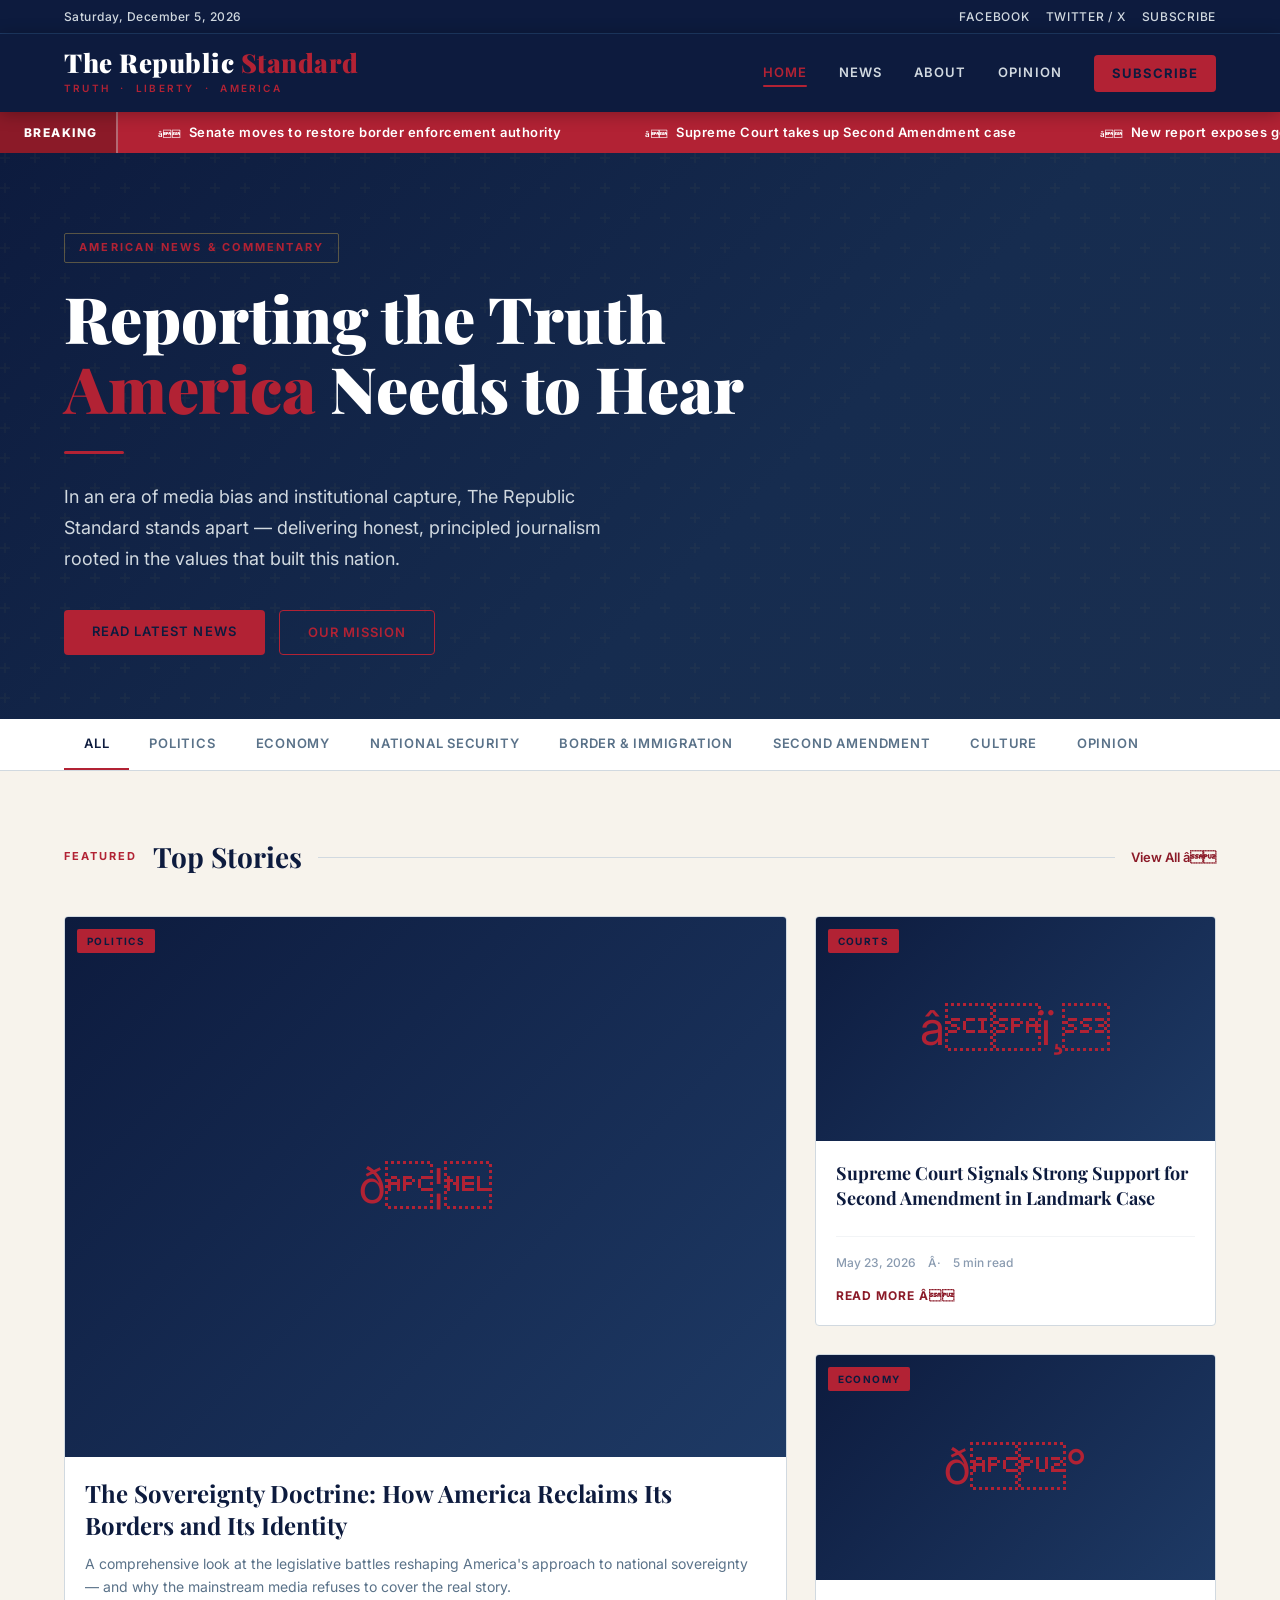
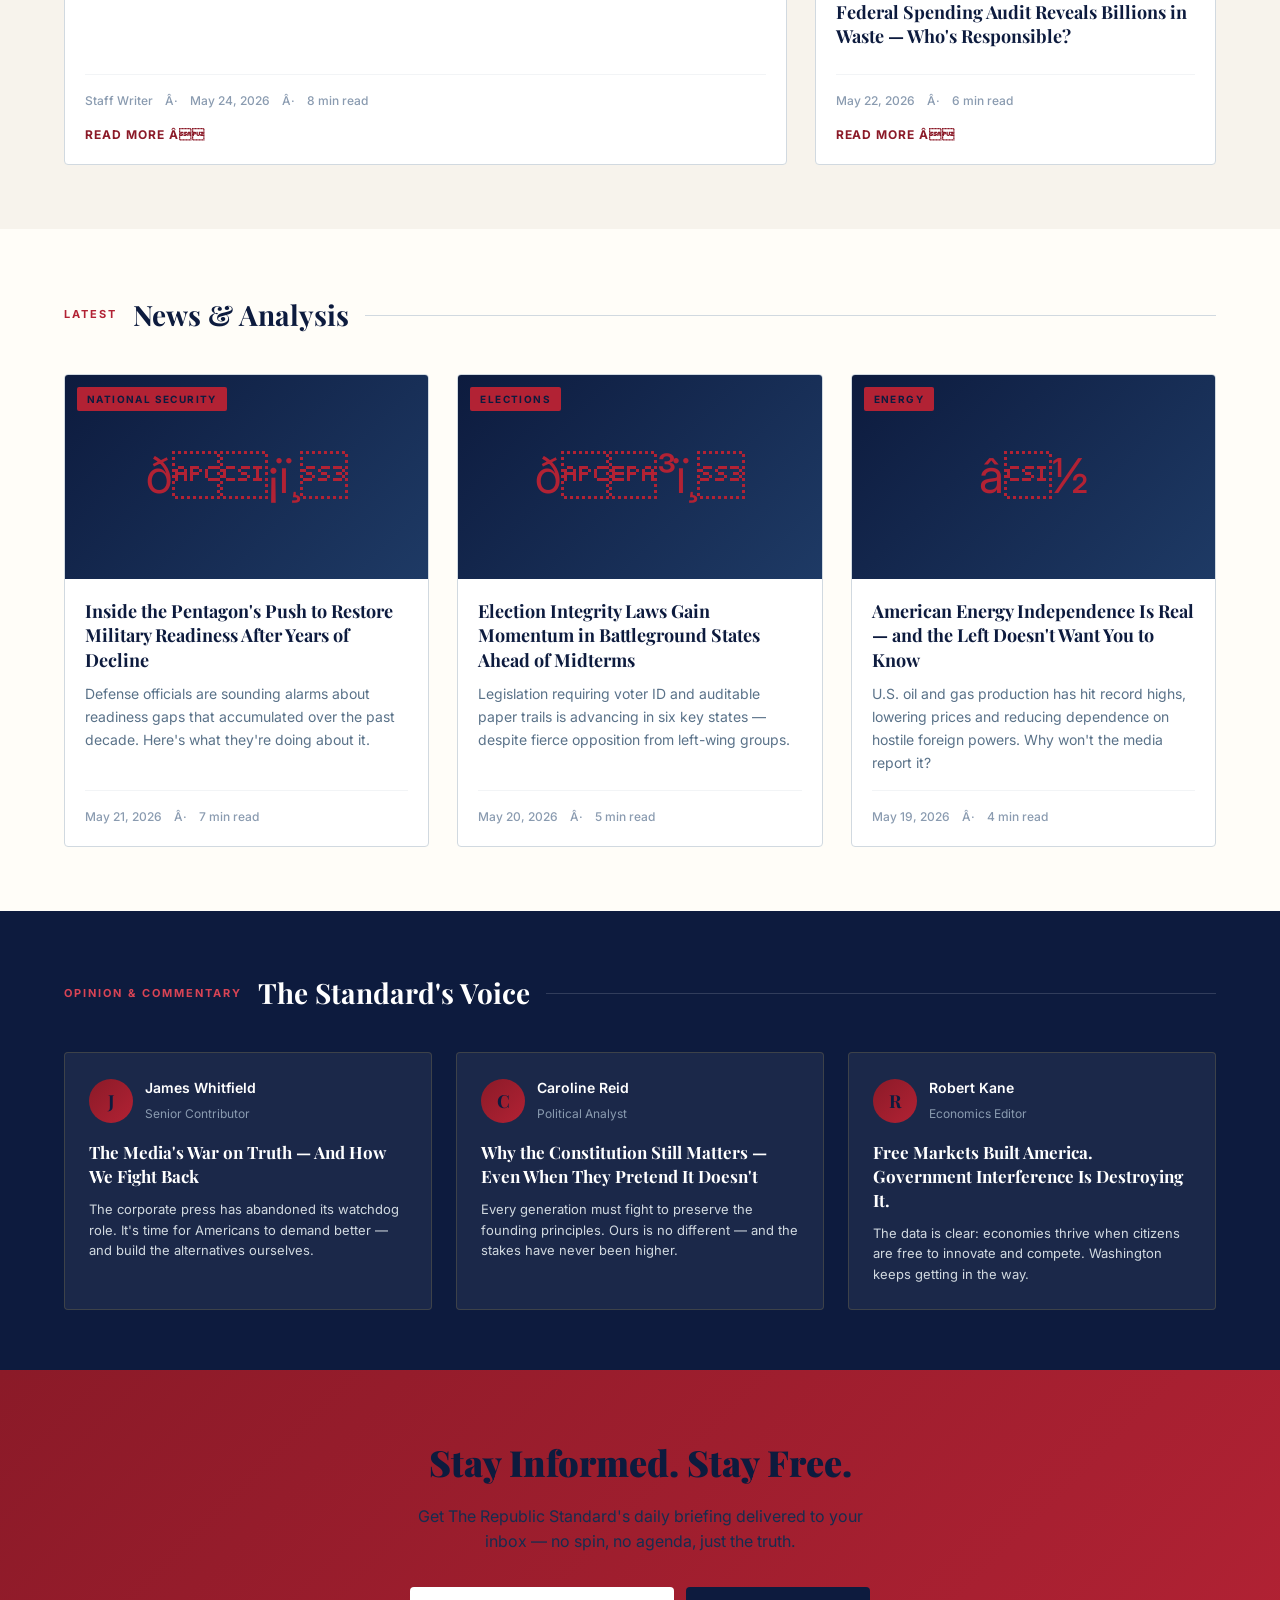
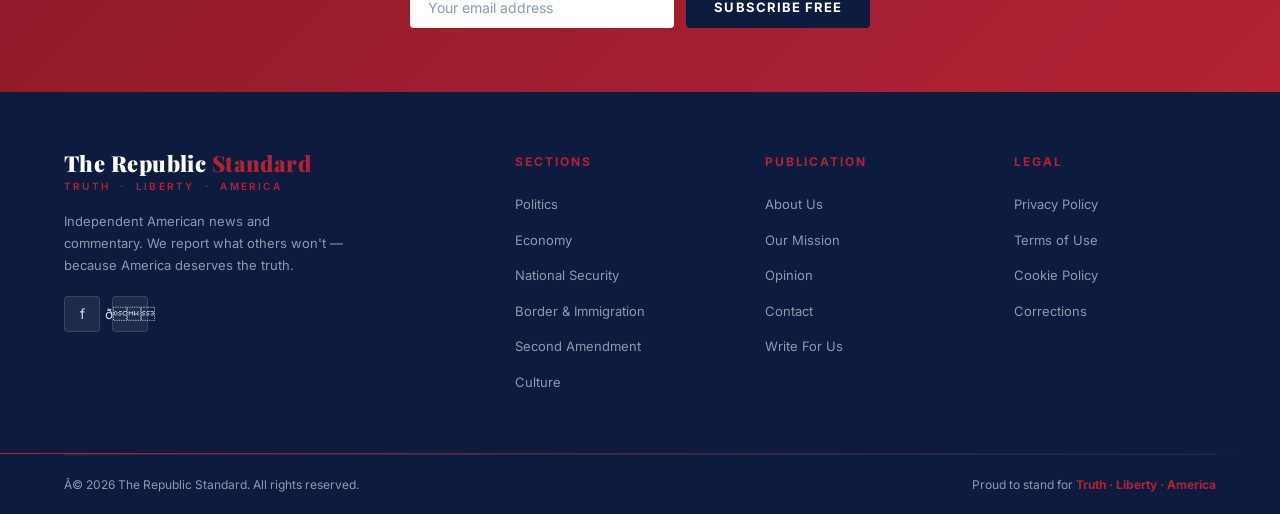
<file: index.html>
<!DOCTYPE html>
<html lang="en">
<head>
  <meta charset="UTF-8" />
  <meta name="viewport" content="width=device-width, initial-scale=1.0" />
  <title>The Republic Standard &mdash; Truth. Liberty. America.</title>
  <meta name="description" content="The Republic Standard delivers bold, unapologetic American news and commentary. Reporting the truth America needs to hear." />
  <meta property="og:title" content="The Republic Standard" />
  <meta property="og:description" content="Truth. Liberty. America." />
  <meta property="og:type" content="website" />
  <link rel="stylesheet" href="style.css" />
  <link rel="icon" href="data:image/svg+xml,<svg xmlns='http://www.w3.org/2000/svg' viewBox='0 0 100 100'><text y='.9em' font-size='90'>ð¦</text></svg>" />
</head>
<body>

  <!-- TOP BAR -->
  <div class="top-bar">
    <div class="container">
      <span class="top-bar-date" id="topDate"></span>
      <div class="top-bar-social">
        <a href="https://www.facebook.com/TheRepublicStandard" target="_blank" rel="noopener">Facebook</a>
        <a href="https://twitter.com/RepublicStd" target="_blank" rel="noopener">Twitter / X</a>
        <a href="blog.html">Subscribe</a>
      </div>
    </div>
  </div>

  <!-- HEADER -->
  <header>
    <div class="header-inner">
      <a href="index.html" class="logo">
        <span class="logo-name">The Republic <span>Standard</span></span>
        <span class="logo-tagline">Truth &nbsp;&middot;&nbsp; Liberty &nbsp;&middot;&nbsp; America</span>
      </a>
      <div class="hamburger" id="hamburger">
        <span></span><span></span><span></span>
      </div>
      <nav id="mainNav">
        <a href="index.html" class="active">Home</a>
        <a href="blog.html">News</a>
        <a href="about.html">About</a>
        <a href="blog.html#opinion">Opinion</a>
        <a href="blog.html" class="nav-cta">Subscribe</a>
      </nav>
    </div>
  </header>

  <!-- BREAKING TICKER -->
  <div class="ticker">
    <span class="ticker-label">Breaking</span>
    <div class="ticker-wrap">
      <div class="ticker-track" id="tickerTrack">
        <span>Senate moves to restore border enforcement authority</span>
        <span>Supreme Court takes up Second Amendment case</span>
        <span>New report exposes government spending waste</span>
        <span>Energy independence: U.S. production hits record high</span>
        <span>Election integrity legislation advances in key states</span>
        <span>Senate moves to restore border enforcement authority</span>
        <span>Supreme Court takes up Second Amendment case</span>
        <span>New report exposes government spending waste</span>
        <span>Energy independence: U.S. production hits record high</span>
        <span>Election integrity legislation advances in key states</span>
      </div>
    </div>
  </div>

  <!-- HERO -->
  <section class="hero">
    <div class="container">
      <span class="hero-eyebrow">American News &amp; Commentary</span>
      <h1>Reporting the Truth <em>America</em> Needs to Hear</h1>
      <div class="hero-divider"></div>
      <p class="hero-sub">
        In an era of media bias and institutional capture, The Republic Standard stands apart &mdash;
        delivering honest, principled journalism rooted in the values that built this nation.
      </p>
      <div class="hero-actions">
        <a href="blog.html" class="btn btn-primary">Read Latest News</a>
        <a href="about.html" class="btn btn-outline">Our Mission</a>
      </div>
    </div>
  </section>

  <!-- CATEGORY TABS -->
  <div class="cat-tabs">
    <div class="cat-tabs-inner">
      <div class="cat-tab active">All</div>
      <div class="cat-tab">Politics</div>
      <div class="cat-tab">Economy</div>
      <div class="cat-tab">National Security</div>
      <div class="cat-tab">Border & Immigration</div>
      <div class="cat-tab">Second Amendment</div>
      <div class="cat-tab">Culture</div>
      <div class="cat-tab">Opinion</div>
    </div>
  </div>

  <!-- FEATURED ARTICLES -->
  <section class="section" style="background:var(--parchment)">
    <div class="container">
      <div class="section-header">
        <span class="section-label">Featured</span>
        <h2>Top Stories</h2>
        <div class="section-header-line"></div>
        <a href="blog.html" style="font-size:13px;font-weight:600;color:var(--gold-dark);white-space:nowrap;">View All â</a>
      </div>

      <div class="articles-grid featured-grid">
        <!-- Main Feature -->
        <div class="article-card featured-main">
          <div class="article-img tall">
            <div class="article-img-placeholder">ð¦</div>
            <span class="article-cat">Politics</span>
          </div>
          <div class="article-body">
            <h3 class="large">The Sovereignty Doctrine: How America Reclaims Its Borders and Its Identity</h3>
            <p>A comprehensive look at the legislative battles reshaping America's approach to national sovereignty &mdash; and why the mainstream media refuses to cover the real story.</p>
            <div class="article-meta">
              <span>Staff Writer</span>
              <span class="dot"></span>
              <span>May 24, 2026</span>
              <span class="dot"></span>
              <span>8 min read</span>
            </div>
            <a href="blog.html" class="read-more">Read More â</a>
          </div>
        </div>

        <!-- Side Stories -->
        <div class="article-card">
          <div class="article-img">
            <div class="article-img-placeholder">âï¸</div>
            <span class="article-cat">Courts</span>
          </div>
          <div class="article-body">
            <h3>Supreme Court Signals Strong Support for Second Amendment in Landmark Case</h3>
            <div class="article-meta">
              <span>May 23, 2026</span>
              <span class="dot"></span>
              <span>5 min read</span>
            </div>
            <a href="blog.html" class="read-more">Read More â</a>
          </div>
        </div>

        <div class="article-card">
          <div class="article-img">
            <div class="article-img-placeholder">ð°</div>
            <span class="article-cat">Economy</span>
          </div>
          <div class="article-body">
            <h3>Federal Spending Audit Reveals Billions in Waste &mdash; Who's Responsible?</h3>
            <div class="article-meta">
              <span>May 22, 2026</span>
              <span class="dot"></span>
              <span>6 min read</span>
            </div>
            <a href="blog.html" class="read-more">Read More â</a>
          </div>
        </div>
      </div>
    </div>
  </section>

  <!-- LATEST NEWS GRID -->
  <section class="section">
    <div class="container">
      <div class="section-header">
        <span class="section-label">Latest</span>
        <h2>News &amp; Analysis</h2>
        <div class="section-header-line"></div>
      </div>
      <div class="articles-grid">
        <div class="article-card">
          <div class="article-img">
            <div class="article-img-placeholder">ð¡ï¸</div>
            <span class="article-cat">National Security</span>
          </div>
          <div class="article-body">
            <h3>Inside the Pentagon's Push to Restore Military Readiness After Years of Decline</h3>
            <p>Defense officials are sounding alarms about readiness gaps that accumulated over the past decade. Here's what they're doing about it.</p>
            <div class="article-meta">
              <span>May 21, 2026</span>
              <span class="dot"></span>
              <span>7 min read</span>
            </div>
          </div>
        </div>
        <div class="article-card">
          <div class="article-img">
            <div class="article-img-placeholder">ð³ï¸</div>
            <span class="article-cat">Elections</span>
          </div>
          <div class="article-body">
            <h3>Election Integrity Laws Gain Momentum in Battleground States Ahead of Midterms</h3>
            <p>Legislation requiring voter ID and auditable paper trails is advancing in six key states &mdash; despite fierce opposition from left-wing groups.</p>
            <div class="article-meta">
              <span>May 20, 2026</span>
              <span class="dot"></span>
              <span>5 min read</span>
            </div>
          </div>
        </div>
        <div class="article-card">
          <div class="article-img">
            <div class="article-img-placeholder">â½</div>
            <span class="article-cat">Energy</span>
          </div>
          <div class="article-body">
            <h3>American Energy Independence Is Real &mdash; and the Left Doesn't Want You to Know</h3>
            <p>U.S. oil and gas production has hit record highs, lowering prices and reducing dependence on hostile foreign powers. Why won't the media report it?</p>
            <div class="article-meta">
              <span>May 19, 2026</span>
              <span class="dot"></span>
              <span>4 min read</span>
            </div>
          </div>
        </div>
      </div>
    </div>
  </section>

  <!-- OPINION STRIP -->
  <section class="opinion-strip" id="opinion">
    <div class="container">
      <div class="section-header">
        <span class="section-label">Opinion &amp; Commentary</span>
        <h2>The Standard's Voice</h2>
        <div class="section-header-line"></div>
      </div>
      <div class="opinion-grid">
        <div class="opinion-card">
          <div class="opinion-author">
            <div class="author-avatar">J</div>
            <div class="author-info">
              <strong>James Whitfield</strong>
              <span>Senior Contributor</span>
            </div>
          </div>
          <h4>The Media's War on Truth &mdash; And How We Fight Back</h4>
          <p>The corporate press has abandoned its watchdog role. It's time for Americans to demand better &mdash; and build the alternatives ourselves.</p>
        </div>
        <div class="opinion-card">
          <div class="opinion-author">
            <div class="author-avatar">C</div>
            <div class="author-info">
              <strong>Caroline Reid</strong>
              <span>Political Analyst</span>
            </div>
          </div>
          <h4>Why the Constitution Still Matters &mdash; Even When They Pretend It Doesn't</h4>
          <p>Every generation must fight to preserve the founding principles. Ours is no different &mdash; and the stakes have never been higher.</p>
        </div>
        <div class="opinion-card">
          <div class="opinion-author">
            <div class="author-avatar">R</div>
            <div class="author-info">
              <strong>Robert Kane</strong>
              <span>Economics Editor</span>
            </div>
          </div>
          <h4>Free Markets Built America. Government Interference Is Destroying It.</h4>
          <p>The data is clear: economies thrive when citizens are free to innovate and compete. Washington keeps getting in the way.</p>
        </div>
      </div>
    </div>
  </section>

  <!-- NEWSLETTER -->
  <section class="newsletter">
    <div class="container">
      <h2>Stay Informed. Stay Free.</h2>
      <p>Get The Republic Standard's daily briefing delivered to your inbox &mdash; no spin, no agenda, just the truth.</p>
      <form class="newsletter-form" onsubmit="handleSubscribe(event)">
        <input type="email" placeholder="Your email address" required />
        <button type="submit">Subscribe Free</button>
      </form>
    </div>
  </section>

  <!-- FOOTER -->
  <footer>
    <div class="container">
      <div class="footer-grid">
        <div class="footer-brand">
          <a href="index.html" class="logo">
            <span class="logo-name">The Republic <span>Standard</span></span>
            <span class="logo-tagline">Truth &nbsp;&middot;&nbsp; Liberty &nbsp;&middot;&nbsp; America</span>
          </a>
          <p>Independent American news and commentary. We report what others won't &mdash; because America deserves the truth.</p>
          <div class="footer-social">
            <a href="https://www.facebook.com/TheRepublicStandard" target="_blank" rel="noopener" title="Facebook">f</a>
            <a href="https://twitter.com/RepublicStd" target="_blank" rel="noopener" title="Twitter/X">ð</a>
          </div>
        </div>
        <div class="footer-col">
          <h4>Sections</h4>
          <ul>
            <li><a href="blog.html">Politics</a></li>
            <li><a href="blog.html">Economy</a></li>
            <li><a href="blog.html">National Security</a></li>
            <li><a href="blog.html">Border &amp; Immigration</a></li>
            <li><a href="blog.html">Second Amendment</a></li>
            <li><a href="blog.html">Culture</a></li>
          </ul>
        </div>
        <div class="footer-col">
          <h4>Publication</h4>
          <ul>
            <li><a href="about.html">About Us</a></li>
            <li><a href="about.html#mission">Our Mission</a></li>
            <li><a href="blog.html#opinion">Opinion</a></li>
            <li><a href="about.html#contact">Contact</a></li>
            <li><a href="about.html#contact">Write For Us</a></li>
          </ul>
        </div>
        <div class="footer-col">
          <h4>Legal</h4>
          <ul>
            <li><a href="#">Privacy Policy</a></li>
            <li><a href="#">Terms of Use</a></li>
            <li><a href="#">Cookie Policy</a></li>
            <li><a href="#">Corrections</a></li>
          </ul>
        </div>
      </div>
    </div>
    <div class="divider"></div>
    <div class="container">
      <div class="footer-bottom">
        <span>Â© <span id="year"></span> The Republic Standard. All rights reserved.</span>
        <span>Proud to stand for <strong style="color:var(--gold)">Truth &middot; Liberty &middot; America</strong></span>
      </div>
    </div>
  </footer>

  <script>
    // Date
    const d = new Date();
    document.getElementById('topDate').textContent = d.toLocaleDateString('en-US', { weekday:'long', year:'numeric', month:'long', day:'numeric' });
    document.getElementById('year').textContent = d.getFullYear();

    // Hamburger
    document.getElementById('hamburger').addEventListener('click', () => {
      document.getElementById('mainNav').classList.toggle('open');
    });

    // Subscribe
    function handleSubscribe(e) {
      e.preventDefault();
      const btn = e.target.querySelector('button');
      btn.textContent = 'â Subscribed!';
      btn.style.background = '#162C4F';
      setTimeout(() => { btn.textContent = 'Subscribe Free'; btn.style.background = ''; }, 3000);
    }
  </script>
</body>
</html>
</file>
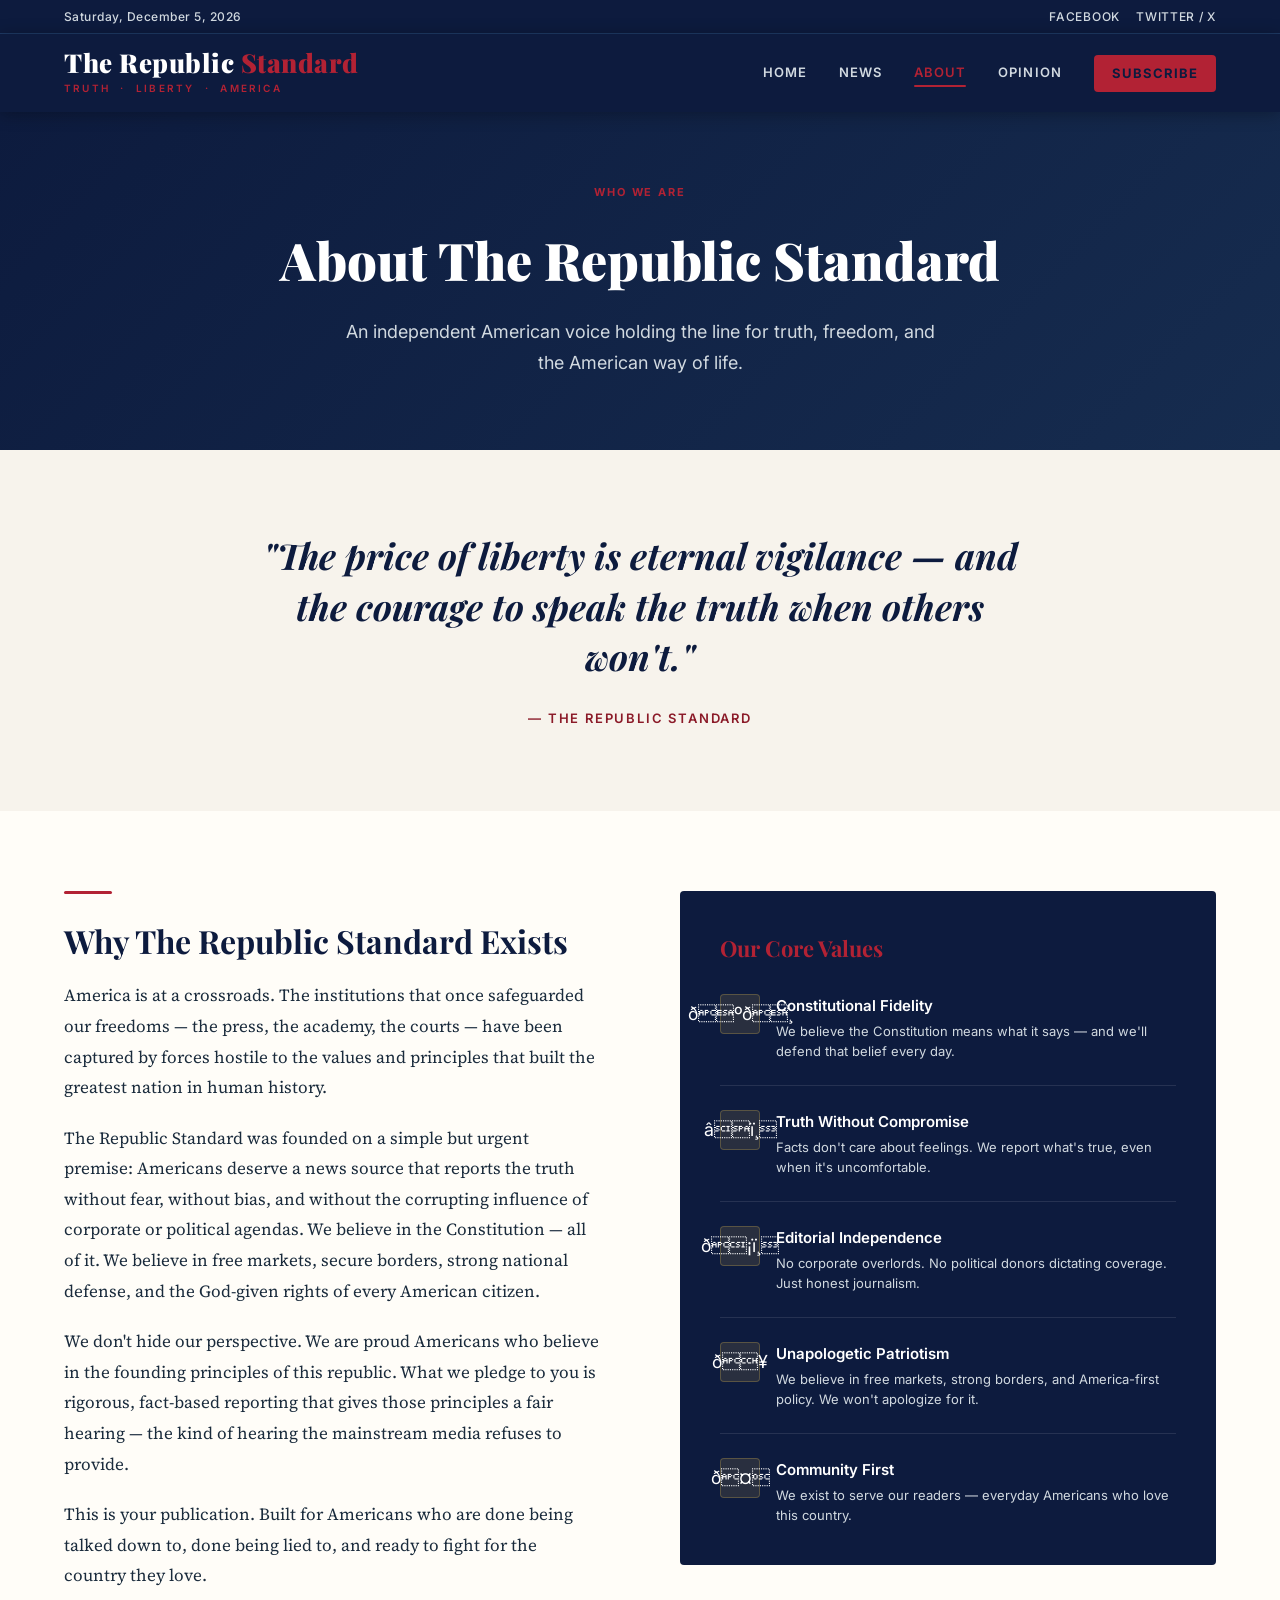
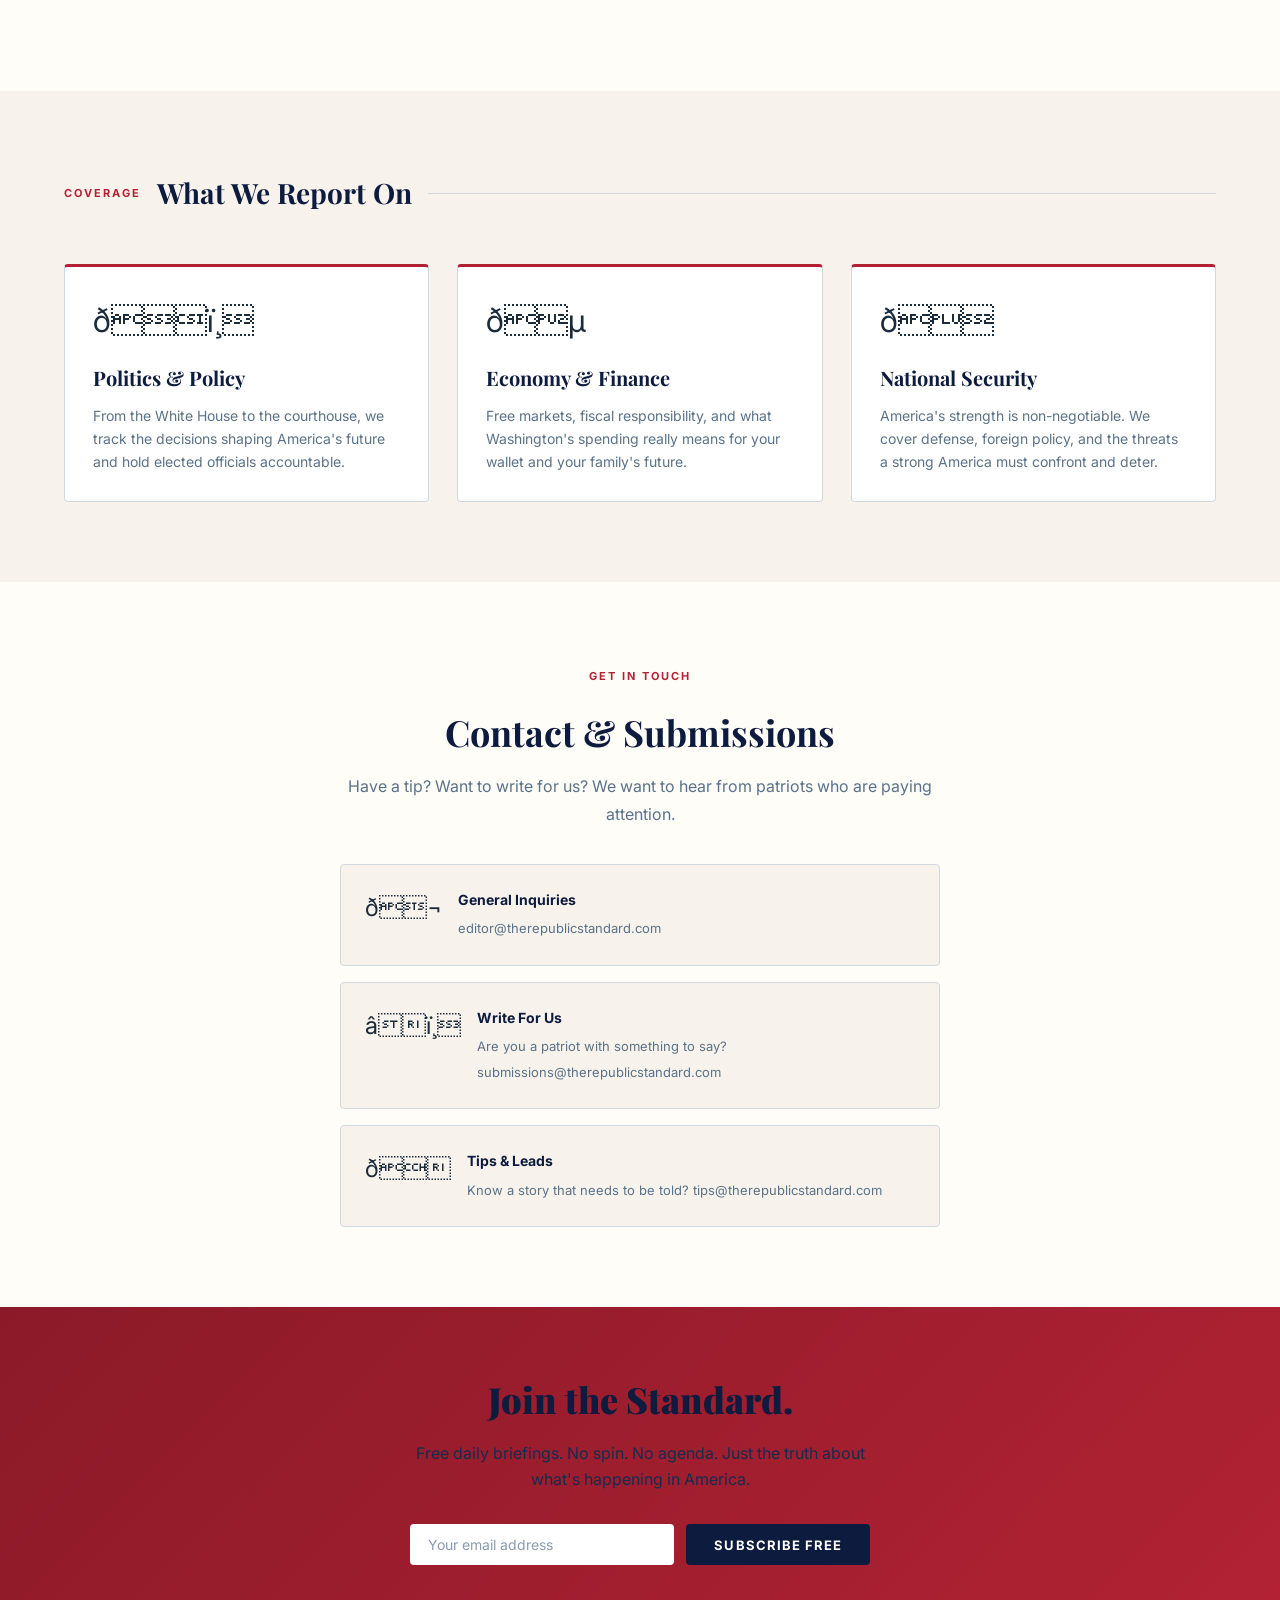
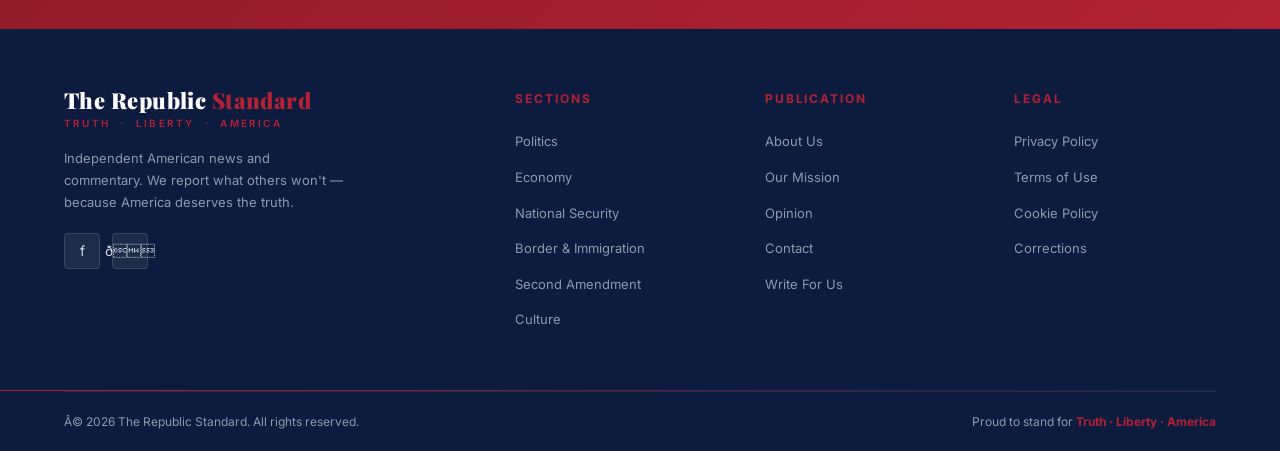
<file: about.html>
<!DOCTYPE html>
<html lang="en">
<head>
  <meta charset="UTF-8" />
  <meta name="viewport" content="width=device-width, initial-scale=1.0" />
  <title>About &mdash; The Republic Standard</title>
  <meta name="description" content="The Republic Standard is an independent American news publication dedicated to truth, liberty, and America." />
  <link rel="stylesheet" href="style.css" />
  <link rel="icon" href="data:image/svg+xml,<svg xmlns='http://www.w3.org/2000/svg' viewBox='0 0 100 100'><text y='.9em' font-size='90'>ð¦</text></svg>" />
</head>
<body>

  <!-- TOP BAR -->
  <div class="top-bar">
    <div class="container">
      <span class="top-bar-date" id="topDate"></span>
      <div class="top-bar-social">
        <a href="https://www.facebook.com/TheRepublicStandard" target="_blank" rel="noopener">Facebook</a>
        <a href="https://twitter.com/RepublicStd" target="_blank" rel="noopener">Twitter / X</a>
      </div>
    </div>
  </div>

  <!-- HEADER -->
  <header>
    <div class="header-inner">
      <a href="index.html" class="logo">
        <span class="logo-name">The Republic <span>Standard</span></span>
        <span class="logo-tagline">Truth &nbsp;&middot;&nbsp; Liberty &nbsp;&middot;&nbsp; America</span>
      </a>
      <div class="hamburger" id="hamburger">
        <span></span><span></span><span></span>
      </div>
      <nav id="mainNav">
        <a href="index.html">Home</a>
        <a href="blog.html">News</a>
        <a href="about.html" class="active">About</a>
        <a href="blog.html#opinion">Opinion</a>
        <a href="blog.html" class="nav-cta">Subscribe</a>
      </nav>
    </div>
  </header>

  <!-- PAGE HERO -->
  <section class="page-hero">
    <span class="section-label">Who We Are</span>
    <h1>About The Republic Standard</h1>
    <p>An independent American voice holding the line for truth, freedom, and the American way of life.</p>
  </section>

  <!-- MISSION STRIP -->
  <section class="mission-strip" id="mission">
    <div class="container">
      <blockquote>
        "The price of liberty is eternal vigilance &mdash; and the courage to speak the truth when others won't."
      </blockquote>
      <cite>&mdash; The Republic Standard</cite>
    </div>
  </section>

  <!-- ABOUT CONTENT -->
  <section class="about-content">
    <div class="container">
      <div class="about-grid">
        <div class="about-text">
          <div class="gold-line"></div>
          <h2>Why The Republic Standard Exists</h2>
          <p>
            America is at a crossroads. The institutions that once safeguarded our freedoms &mdash; the press, the academy, the courts &mdash; have been captured by forces hostile to the values and principles that built the greatest nation in human history.
          </p>
          <p>
            The Republic Standard was founded on a simple but urgent premise: Americans deserve a news source that reports the truth without fear, without bias, and without the corrupting influence of corporate or political agendas. We believe in the Constitution &mdash; all of it. We believe in free markets, secure borders, strong national defense, and the God-given rights of every American citizen.
          </p>
          <p>
            We don't hide our perspective. We are proud Americans who believe in the founding principles of this republic. What we pledge to you is rigorous, fact-based reporting that gives those principles a fair hearing &mdash; the kind of hearing the mainstream media refuses to provide.
          </p>
          <p>
            This is your publication. Built for Americans who are done being talked down to, done being lied to, and ready to fight for the country they love.
          </p>
        </div>

        <div class="values-card">
          <h3>Our Core Values</h3>
          <div class="value-item">
            <div class="value-icon">ðºð¸</div>
            <div>
              <strong>Constitutional Fidelity</strong>
              <p>We believe the Constitution means what it says &mdash; and we'll defend that belief every day.</p>
            </div>
          </div>
          <div class="value-item">
            <div class="value-icon">âï¸</div>
            <div>
              <strong>Truth Without Compromise</strong>
              <p>Facts don't care about feelings. We report what's true, even when it's uncomfortable.</p>
            </div>
          </div>
          <div class="value-item">
            <div class="value-icon">ð¡ï¸</div>
            <div>
              <strong>Editorial Independence</strong>
              <p>No corporate overlords. No political donors dictating coverage. Just honest journalism.</p>
            </div>
          </div>
          <div class="value-item">
            <div class="value-icon">ð¥</div>
            <div>
              <strong>Unapologetic Patriotism</strong>
              <p>We believe in free markets, strong borders, and America-first policy. We won't apologize for it.</p>
            </div>
          </div>
          <div class="value-item">
            <div class="value-icon">ð¤</div>
            <div>
              <strong>Community First</strong>
              <p>We exist to serve our readers &mdash; everyday Americans who love this country.</p>
            </div>
          </div>
        </div>
      </div>
    </div>
  </section>

  <!-- WHAT WE COVER -->
  <section style="background:var(--parchment);padding:80px 0;">
    <div class="container">
      <div class="section-header" style="margin-bottom:48px;">
        <span class="section-label">Coverage</span>
        <h2>What We Report On</h2>
        <div class="section-header-line"></div>
      </div>
      <div class="articles-grid">
        <div style="background:var(--white);border:1px solid var(--gray-300);border-radius:var(--radius);padding:28px;border-top:3px solid var(--gold);">
          <div style="font-size:32px;margin-bottom:16px;">ðï¸</div>
          <h3 style="font-family:var(--font-serif);font-size:20px;color:var(--navy);margin-bottom:10px;">Politics &amp; Policy</h3>
          <p style="font-size:14px;color:var(--text-light);line-height:1.65;">From the White House to the courthouse, we track the decisions shaping America's future and hold elected officials accountable.</p>
        </div>
        <div style="background:var(--white);border:1px solid var(--gray-300);border-radius:var(--radius);padding:28px;border-top:3px solid var(--gold);">
          <div style="font-size:32px;margin-bottom:16px;">ðµ</div>
          <h3 style="font-family:var(--font-serif);font-size:20px;color:var(--navy);margin-bottom:10px;">Economy &amp; Finance</h3>
          <p style="font-size:14px;color:var(--text-light);line-height:1.65;">Free markets, fiscal responsibility, and what Washington's spending really means for your wallet and your family's future.</p>
        </div>
        <div style="background:var(--white);border:1px solid var(--gray-300);border-radius:var(--radius);padding:28px;border-top:3px solid var(--gold);">
          <div style="font-size:32px;margin-bottom:16px;">ð</div>
          <h3 style="font-family:var(--font-serif);font-size:20px;color:var(--navy);margin-bottom:10px;">National Security</h3>
          <p style="font-size:14px;color:var(--text-light);line-height:1.65;">America's strength is non-negotiable. We cover defense, foreign policy, and the threats a strong America must confront and deter.</p>
        </div>
      </div>
    </div>
  </section>

  <!-- CONTACT -->
  <section style="padding:80px 0;" id="contact">
    <div class="container">
      <div style="max-width:600px;margin:0 auto;text-align:center;">
        <span class="section-label">Get In Touch</span>
        <h2 style="font-family:var(--font-serif);font-size:36px;color:var(--navy);margin:16px 0 12px;">Contact &amp; Submissions</h2>
        <p style="font-size:16px;color:var(--text-light);line-height:1.7;margin-bottom:36px;">
          Have a tip? Want to write for us? We want to hear from patriots who are paying attention.
        </p>
        <div style="display:flex;flex-direction:column;gap:16px;text-align:left;">
          <div style="background:var(--parchment);border:1px solid var(--gray-300);border-radius:var(--radius);padding:24px;display:flex;gap:16px;align-items:flex-start;">
            <span style="font-size:24px;">ð¬</span>
            <div>
              <strong style="font-size:14px;color:var(--navy);display:block;margin-bottom:4px;">General Inquiries</strong>
              <span style="font-size:13px;color:var(--text-light);">editor@therepublicstandard.com</span>
            </div>
          </div>
          <div style="background:var(--parchment);border:1px solid var(--gray-300);border-radius:var(--radius);padding:24px;display:flex;gap:16px;align-items:flex-start;">
            <span style="font-size:24px;">âï¸</span>
            <div>
              <strong style="font-size:14px;color:var(--navy);display:block;margin-bottom:4px;">Write For Us</strong>
              <span style="font-size:13px;color:var(--text-light);">Are you a patriot with something to say? submissions@therepublicstandard.com</span>
            </div>
          </div>
          <div style="background:var(--parchment);border:1px solid var(--gray-300);border-radius:var(--radius);padding:24px;display:flex;gap:16px;align-items:flex-start;">
            <span style="font-size:24px;">ð</span>
            <div>
              <strong style="font-size:14px;color:var(--navy);display:block;margin-bottom:4px;">Tips &amp; Leads</strong>
              <span style="font-size:13px;color:var(--text-light);">Know a story that needs to be told? tips@therepublicstandard.com</span>
            </div>
          </div>
        </div>
      </div>
    </div>
  </section>

  <!-- NEWSLETTER -->
  <section class="newsletter">
    <div class="container">
      <h2>Join the Standard.</h2>
      <p>Free daily briefings. No spin. No agenda. Just the truth about what's happening in America.</p>
      <form class="newsletter-form" onsubmit="e=>e.preventDefault()">
        <input type="email" placeholder="Your email address" required />
        <button type="submit" onclick="this.textContent='â Subscribed!'">Subscribe Free</button>
      </form>
    </div>
  </section>

  <!-- FOOTER -->
  <footer>
    <div class="container">
      <div class="footer-grid">
        <div class="footer-brand">
          <a href="index.html" class="logo">
            <span class="logo-name">The Republic <span>Standard</span></span>
            <span class="logo-tagline">Truth &nbsp;&middot;&nbsp; Liberty &nbsp;&middot;&nbsp; America</span>
          </a>
          <p>Independent American news and commentary. We report what others won't &mdash; because America deserves the truth.</p>
          <div class="footer-social">
            <a href="https://www.facebook.com/TheRepublicStandard" target="_blank" rel="noopener" title="Facebook">f</a>
            <a href="https://twitter.com/RepublicStd" target="_blank" rel="noopener" title="Twitter/X">ð</a>
          </div>
        </div>
        <div class="footer-col">
          <h4>Sections</h4>
          <ul>
            <li><a href="blog.html">Politics</a></li>
            <li><a href="blog.html">Economy</a></li>
            <li><a href="blog.html">National Security</a></li>
            <li><a href="blog.html">Border &amp; Immigration</a></li>
            <li><a href="blog.html">Second Amendment</a></li>
            <li><a href="blog.html">Culture</a></li>
          </ul>
        </div>
        <div class="footer-col">
          <h4>Publication</h4>
          <ul>
            <li><a href="about.html">About Us</a></li>
            <li><a href="#mission">Our Mission</a></li>
            <li><a href="blog.html#opinion">Opinion</a></li>
            <li><a href="#contact">Contact</a></li>
            <li><a href="#contact">Write For Us</a></li>
          </ul>
        </div>
        <div class="footer-col">
          <h4>Legal</h4>
          <ul>
            <li><a href="#">Privacy Policy</a></li>
            <li><a href="#">Terms of Use</a></li>
            <li><a href="#">Cookie Policy</a></li>
            <li><a href="#">Corrections</a></li>
          </ul>
        </div>
      </div>
    </div>
    <div class="divider"></div>
    <div class="container">
      <div class="footer-bottom">
        <span>Â© <span id="year"></span> The Republic Standard. All rights reserved.</span>
        <span>Proud to stand for <strong style="color:var(--gold)">Truth &middot; Liberty &middot; America</strong></span>
      </div>
    </div>
  </footer>

  <script>
    document.getElementById('topDate').textContent = new Date().toLocaleDateString('en-US', { weekday:'long', year:'numeric', month:'long', day:'numeric' });
    document.getElementById('year').textContent = new Date().getFullYear();
    document.getElementById('hamburger').addEventListener('click', () => {
      document.getElementById('mainNav').classList.toggle('open');
    });
  </script>
</body>
</html>
</file>
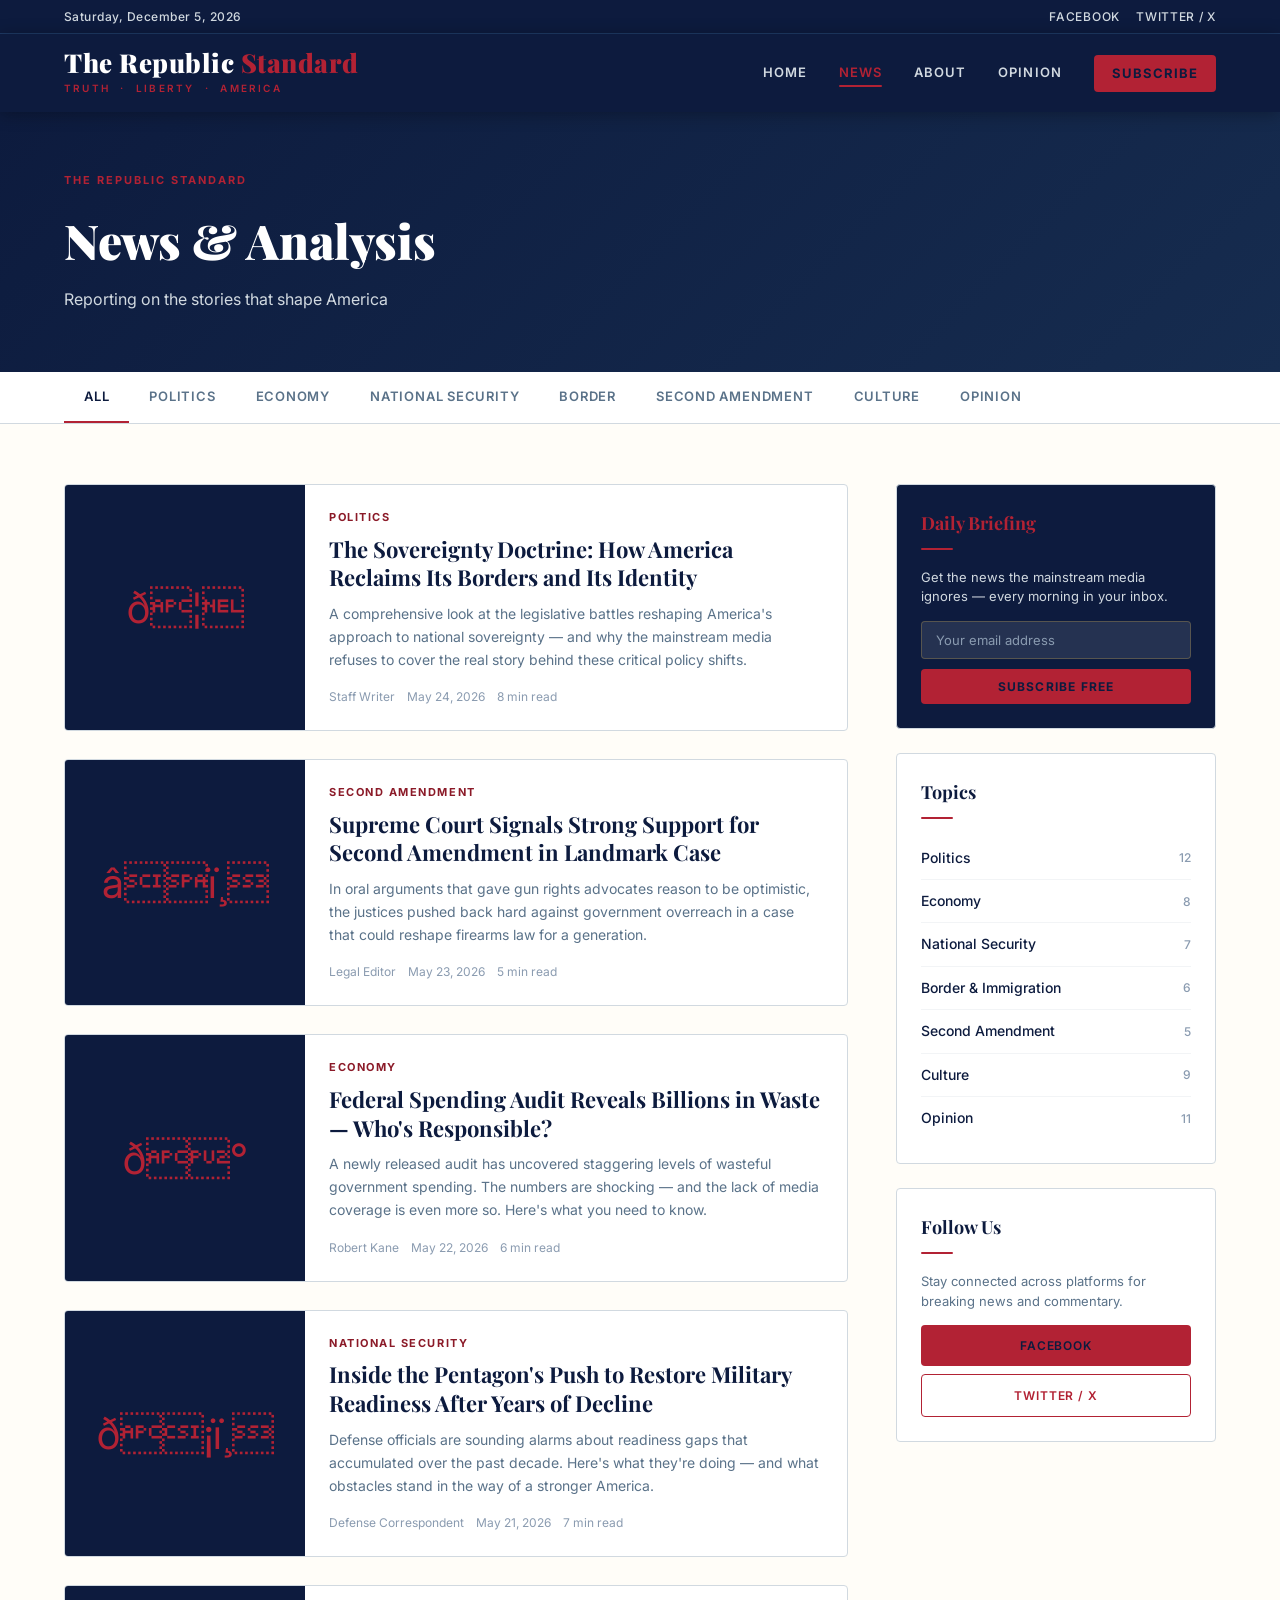
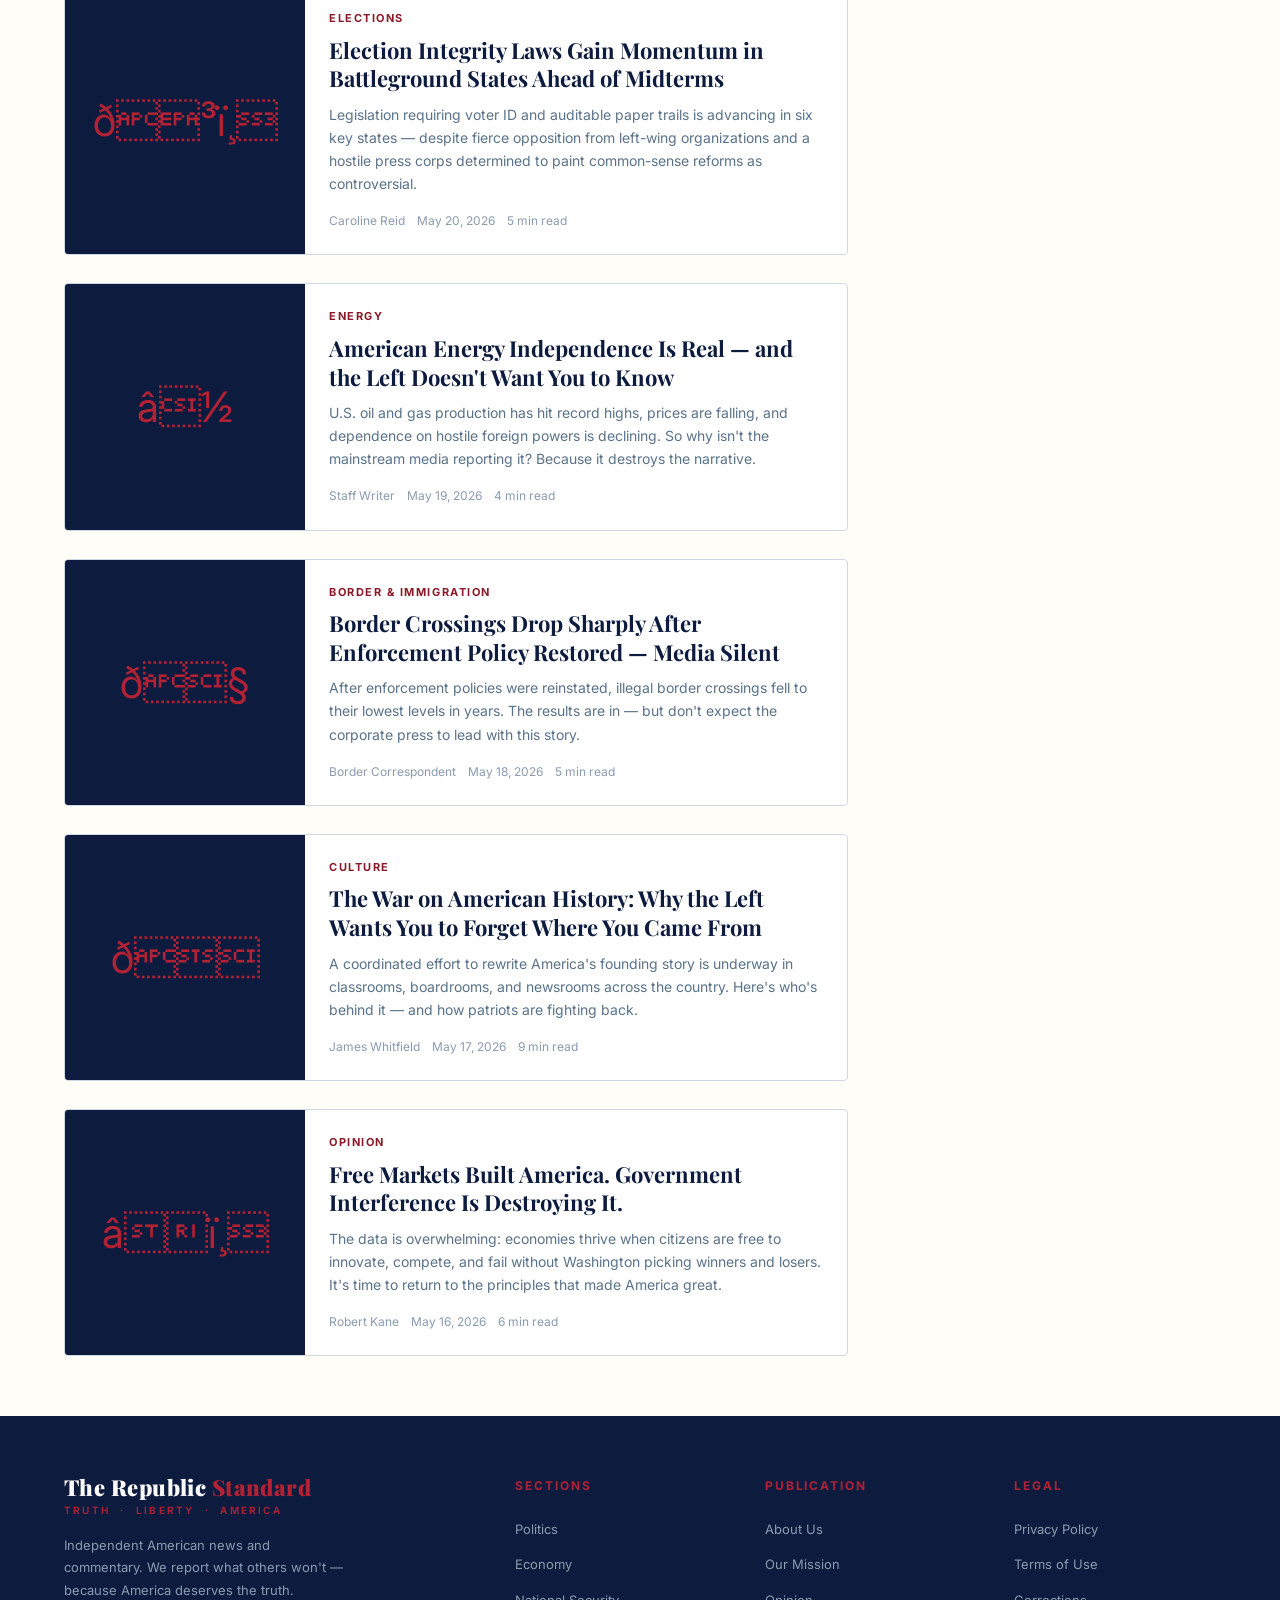
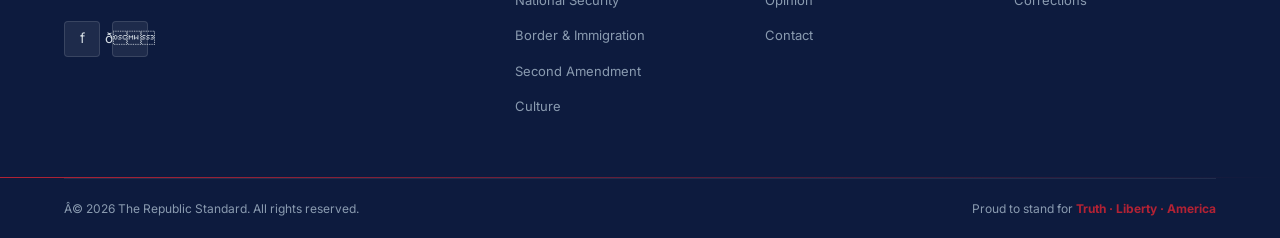
<file: blog.html>
<!DOCTYPE html>
<html lang="en">
<head>
  <meta charset="UTF-8" />
  <meta name="viewport" content="width=device-width, initial-scale=1.0" />
  <title>News &amp; Analysis &mdash; The Republic Standard</title>
  <meta name="description" content="American news, analysis, and opinion from The Republic Standard. Truth. Liberty. America." />
  <link rel="stylesheet" href="style.css" />
  <link rel="icon" href="data:image/svg+xml,<svg xmlns='http://www.w3.org/2000/svg' viewBox='0 0 100 100'><text y='.9em' font-size='90'>ð¦</text></svg>" />
</head>
<body>

  <!-- TOP BAR -->
  <div class="top-bar">
    <div class="container">
      <span class="top-bar-date" id="topDate"></span>
      <div class="top-bar-social">
        <a href="https://www.facebook.com/TheRepublicStandard" target="_blank" rel="noopener">Facebook</a>
        <a href="https://twitter.com/RepublicStd" target="_blank" rel="noopener">Twitter / X</a>
      </div>
    </div>
  </div>

  <!-- HEADER -->
  <header>
    <div class="header-inner">
      <a href="index.html" class="logo">
        <span class="logo-name">The Republic <span>Standard</span></span>
        <span class="logo-tagline">Truth &nbsp;&middot;&nbsp; Liberty &nbsp;&middot;&nbsp; America</span>
      </a>
      <div class="hamburger" id="hamburger">
        <span></span><span></span><span></span>
      </div>
      <nav id="mainNav">
        <a href="index.html">Home</a>
        <a href="blog.html" class="active">News</a>
        <a href="about.html">About</a>
        <a href="blog.html#opinion">Opinion</a>
        <a href="blog.html" class="nav-cta">Subscribe</a>
      </nav>
    </div>
  </header>

  <!-- BLOG HEADER -->
  <div class="blog-header">
    <div class="container">
      <span class="section-label" style="display:block;margin-bottom:12px;">The Republic Standard</span>
      <h1>News &amp; Analysis</h1>
      <p>Reporting on the stories that shape America</p>
    </div>
  </div>

  <!-- CATEGORY TABS -->
  <div class="cat-tabs">
    <div class="cat-tabs-inner" id="catTabs">
      <div class="cat-tab active" data-cat="all">All</div>
      <div class="cat-tab" data-cat="politics">Politics</div>
      <div class="cat-tab" data-cat="economy">Economy</div>
      <div class="cat-tab" data-cat="security">National Security</div>
      <div class="cat-tab" data-cat="border">Border</div>
      <div class="cat-tab" data-cat="2a">Second Amendment</div>
      <div class="cat-tab" data-cat="culture">Culture</div>
      <div class="cat-tab" data-cat="opinion" id="opinion">Opinion</div>
    </div>
  </div>

  <!-- BLOG LAYOUT -->
  <div class="blog-layout">
    <!-- Article List -->
    <main class="blog-list">

      <article class="blog-card" data-cat="politics">
        <div class="blog-card-img">ð¦</div>
        <div class="blog-card-body">
          <div class="blog-card-cat">Politics</div>
          <h2>The Sovereignty Doctrine: How America Reclaims Its Borders and Its Identity</h2>
          <p>A comprehensive look at the legislative battles reshaping America's approach to national sovereignty &mdash; and why the mainstream media refuses to cover the real story behind these critical policy shifts.</p>
          <div class="blog-card-meta">
            <span>Staff Writer</span>
            <span>May 24, 2026</span>
            <span>8 min read</span>
          </div>
        </div>
      </article>

      <article class="blog-card" data-cat="2a">
        <div class="blog-card-img">âï¸</div>
        <div class="blog-card-body">
          <div class="blog-card-cat">Second Amendment</div>
          <h2>Supreme Court Signals Strong Support for Second Amendment in Landmark Case</h2>
          <p>In oral arguments that gave gun rights advocates reason to be optimistic, the justices pushed back hard against government overreach in a case that could reshape firearms law for a generation.</p>
          <div class="blog-card-meta">
            <span>Legal Editor</span>
            <span>May 23, 2026</span>
            <span>5 min read</span>
          </div>
        </div>
      </article>

      <article class="blog-card" data-cat="economy">
        <div class="blog-card-img">ð°</div>
        <div class="blog-card-body">
          <div class="blog-card-cat">Economy</div>
          <h2>Federal Spending Audit Reveals Billions in Waste &mdash; Who's Responsible?</h2>
          <p>A newly released audit has uncovered staggering levels of wasteful government spending. The numbers are shocking &mdash; and the lack of media coverage is even more so. Here's what you need to know.</p>
          <div class="blog-card-meta">
            <span>Robert Kane</span>
            <span>May 22, 2026</span>
            <span>6 min read</span>
          </div>
        </div>
      </article>

      <article class="blog-card" data-cat="security">
        <div class="blog-card-img">ð¡ï¸</div>
        <div class="blog-card-body">
          <div class="blog-card-cat">National Security</div>
          <h2>Inside the Pentagon's Push to Restore Military Readiness After Years of Decline</h2>
          <p>Defense officials are sounding alarms about readiness gaps that accumulated over the past decade. Here's what they're doing &mdash; and what obstacles stand in the way of a stronger America.</p>
          <div class="blog-card-meta">
            <span>Defense Correspondent</span>
            <span>May 21, 2026</span>
            <span>7 min read</span>
          </div>
        </div>
      </article>

      <article class="blog-card" data-cat="politics">
        <div class="blog-card-img">ð³ï¸</div>
        <div class="blog-card-body">
          <div class="blog-card-cat">Elections</div>
          <h2>Election Integrity Laws Gain Momentum in Battleground States Ahead of Midterms</h2>
          <p>Legislation requiring voter ID and auditable paper trails is advancing in six key states &mdash; despite fierce opposition from left-wing organizations and a hostile press corps determined to paint common-sense reforms as controversial.</p>
          <div class="blog-card-meta">
            <span>Caroline Reid</span>
            <span>May 20, 2026</span>
            <span>5 min read</span>
          </div>
        </div>
      </article>

      <article class="blog-card" data-cat="economy">
        <div class="blog-card-img">â½</div>
        <div class="blog-card-body">
          <div class="blog-card-cat">Energy</div>
          <h2>American Energy Independence Is Real &mdash; and the Left Doesn't Want You to Know</h2>
          <p>U.S. oil and gas production has hit record highs, prices are falling, and dependence on hostile foreign powers is declining. So why isn't the mainstream media reporting it? Because it destroys the narrative.</p>
          <div class="blog-card-meta">
            <span>Staff Writer</span>
            <span>May 19, 2026</span>
            <span>4 min read</span>
          </div>
        </div>
      </article>

      <article class="blog-card" data-cat="border">
        <div class="blog-card-img">ð§</div>
        <div class="blog-card-body">
          <div class="blog-card-cat">Border &amp; Immigration</div>
          <h2>Border Crossings Drop Sharply After Enforcement Policy Restored &mdash; Media Silent</h2>
          <p>After enforcement policies were reinstated, illegal border crossings fell to their lowest levels in years. The results are in &mdash; but don't expect the corporate press to lead with this story.</p>
          <div class="blog-card-meta">
            <span>Border Correspondent</span>
            <span>May 18, 2026</span>
            <span>5 min read</span>
          </div>
        </div>
      </article>

      <article class="blog-card" data-cat="culture">
        <div class="blog-card-img">ð</div>
        <div class="blog-card-body">
          <div class="blog-card-cat">Culture</div>
          <h2>The War on American History: Why the Left Wants You to Forget Where You Came From</h2>
          <p>A coordinated effort to rewrite America's founding story is underway in classrooms, boardrooms, and newsrooms across the country. Here's who's behind it &mdash; and how patriots are fighting back.</p>
          <div class="blog-card-meta">
            <span>James Whitfield</span>
            <span>May 17, 2026</span>
            <span>9 min read</span>
          </div>
        </div>
      </article>

      <article class="blog-card" data-cat="opinion">
        <div class="blog-card-img">âï¸</div>
        <div class="blog-card-body">
          <div class="blog-card-cat">Opinion</div>
          <h2>Free Markets Built America. Government Interference Is Destroying It.</h2>
          <p>The data is overwhelming: economies thrive when citizens are free to innovate, compete, and fail without Washington picking winners and losers. It's time to return to the principles that made America great.</p>
          <div class="blog-card-meta">
            <span>Robert Kane</span>
            <span>May 16, 2026</span>
            <span>6 min read</span>
          </div>
        </div>
      </article>

    </main>

    <!-- SIDEBAR -->
    <aside class="sidebar">
      <div class="sidebar-widget sidebar-newsletter">
        <h3>Daily Briefing</h3>
        <div class="sidebar-divider"></div>
        <p>Get the news the mainstream media ignores &mdash; every morning in your inbox.</p>
        <input type="email" placeholder="Your email address" />
        <button onclick="this.textContent='â Subscribed!'">Subscribe Free</button>
      </div>

      <div class="sidebar-widget">
        <h3>Topics</h3>
        <div class="sidebar-divider" style="background:var(--gold)"></div>
        <div class="sidebar-cat" onclick="filterCat('politics')">Politics <span>12</span></div>
        <div class="sidebar-cat" onclick="filterCat('economy')">Economy <span>8</span></div>
        <div class="sidebar-cat" onclick="filterCat('security')">National Security <span>7</span></div>
        <div class="sidebar-cat" onclick="filterCat('border')">Border &amp; Immigration <span>6</span></div>
        <div class="sidebar-cat" onclick="filterCat('2a')">Second Amendment <span>5</span></div>
        <div class="sidebar-cat" onclick="filterCat('culture')">Culture <span>9</span></div>
        <div class="sidebar-cat" onclick="filterCat('opinion')">Opinion <span>11</span></div>
      </div>

      <div class="sidebar-widget">
        <h3>Follow Us</h3>
        <div class="sidebar-divider" style="background:var(--gold)"></div>
        <p style="font-size:13px;color:var(--text-light);margin-bottom:14px;line-height:1.5;">
          Stay connected across platforms for breaking news and commentary.
        </p>
        <a href="https://www.facebook.com/TheRepublicStandard" target="_blank" class="btn btn-primary" style="width:100%;text-align:center;display:block;margin-bottom:8px;font-size:12px;">
          Facebook
        </a>
        <a href="https://twitter.com/RepublicStd" target="_blank" class="btn btn-outline" style="width:100%;text-align:center;display:block;font-size:12px;">
          Twitter / X
        </a>
      </div>
    </aside>
  </div>

  <!-- FOOTER -->
  <footer>
    <div class="container">
      <div class="footer-grid">
        <div class="footer-brand">
          <a href="index.html" class="logo">
            <span class="logo-name">The Republic <span>Standard</span></span>
            <span class="logo-tagline">Truth &nbsp;&middot;&nbsp; Liberty &nbsp;&middot;&nbsp; America</span>
          </a>
          <p>Independent American news and commentary. We report what others won't &mdash; because America deserves the truth.</p>
          <div class="footer-social">
            <a href="https://www.facebook.com/TheRepublicStandard" target="_blank" rel="noopener" title="Facebook">f</a>
            <a href="https://twitter.com/RepublicStd" target="_blank" rel="noopener" title="Twitter/X">ð</a>
          </div>
        </div>
        <div class="footer-col">
          <h4>Sections</h4>
          <ul>
            <li><a href="#">Politics</a></li>
            <li><a href="#">Economy</a></li>
            <li><a href="#">National Security</a></li>
            <li><a href="#">Border &amp; Immigration</a></li>
            <li><a href="#">Second Amendment</a></li>
            <li><a href="#">Culture</a></li>
          </ul>
        </div>
        <div class="footer-col">
          <h4>Publication</h4>
          <ul>
            <li><a href="about.html">About Us</a></li>
            <li><a href="about.html#mission">Our Mission</a></li>
            <li><a href="#">Opinion</a></li>
            <li><a href="about.html#contact">Contact</a></li>
          </ul>
        </div>
        <div class="footer-col">
          <h4>Legal</h4>
          <ul>
            <li><a href="#">Privacy Policy</a></li>
            <li><a href="#">Terms of Use</a></li>
            <li><a href="#">Corrections</a></li>
          </ul>
        </div>
      </div>
    </div>
    <div class="divider"></div>
    <div class="container">
      <div class="footer-bottom">
        <span>Â© <span id="year"></span> The Republic Standard. All rights reserved.</span>
        <span>Proud to stand for <strong style="color:var(--gold)">Truth &middot; Liberty &middot; America</strong></span>
      </div>
    </div>
  </footer>

  <script>
    document.getElementById('topDate').textContent = new Date().toLocaleDateString('en-US', { weekday:'long', year:'numeric', month:'long', day:'numeric' });
    document.getElementById('year').textContent = new Date().getFullYear();
    document.getElementById('hamburger').addEventListener('click', () => {
      document.getElementById('mainNav').classList.toggle('open');
    });

    // Category filter
    function filterCat(cat) {
      document.querySelectorAll('.cat-tab').forEach(t => t.classList.remove('active'));
      document.querySelectorAll('.blog-card').forEach(c => {
        c.style.display = (cat === 'all' || c.dataset.cat === cat) ? '' : 'none';
      });
    }

    document.querySelectorAll('.cat-tab').forEach(tab => {
      tab.addEventListener('click', () => {
        document.querySelectorAll('.cat-tab').forEach(t => t.classList.remove('active'));
        tab.classList.add('active');
        filterCat(tab.dataset.cat || 'all');
      });
    });
  </script>
</body>
</html>
</file>
<file: style.css>
/* =============================================
   THE REPUBLIC STANDARD â Global Stylesheet
   ============================================= */

@import url('https://fonts.googleapis.com/css2?family=Playfair+Display:ital,wght@0,400;0,600;0,700;0,900;1,400;1,700&family=Inter:wght@300;400;500;600;700&family=Source+Serif+4:ital,wght@0,400;0,600;1,400&display=swap');

/* ---------- CSS Variables ---------- */
:root {
  --navy:       #0D1B3E;
  --navy-mid:   #162C4F;
  --navy-light: #1E3A65;
  --gold:       #B22234;
  --gold-light: #D94455;
  --gold-dark:  #8B1A28;
  --parchment:  #F7F3EC;
  --cream:      #FFFDF8;
  --white:      #FFFFFF;
  --gray-100:   #F2F4F6;
  --gray-300:   #D1D9E0;
  --gray-500:   #8A9BB0;
  --gray-700:   #3D5166;
  --text:       #1A2B3C;
  --text-light: #5A7289;

  --font-serif: 'Playfair Display', Georgia, 'Times New Roman', serif;
  --font-body:  'Inter', system-ui, -apple-system, sans-serif;
  --font-read:  'Source Serif 4', Georgia, serif;

  --max-w: 1200px;
  --radius: 4px;
  --shadow: 0 2px 12px rgba(11,31,58,0.10);
  --shadow-lg: 0 8px 32px rgba(11,31,58,0.16);
}

/* ---------- Reset ---------- */
*, *::before, *::after { box-sizing: border-box; margin: 0; padding: 0; }
html { scroll-behavior: smooth; }
body {
  font-family: var(--font-body);
  background: var(--cream);
  color: var(--text);
  line-height: 1.6;
  font-size: 16px;
}
img { max-width: 100%; height: auto; display: block; }
a { color: inherit; text-decoration: none; }
ul { list-style: none; }

/* ---------- Utility ---------- */
.container { max-width: var(--max-w); margin: 0 auto; padding: 0 24px; }
.section-label {
  font-family: var(--font-body);
  font-size: 11px;
  font-weight: 700;
  letter-spacing: 0.18em;
  text-transform: uppercase;
  color: var(--gold);
}
.divider {
  height: 1px;
  background: linear-gradient(90deg, var(--gold) 0%, transparent 100%);
  margin: 0;
}
.btn {
  display: inline-block;
  padding: 11px 28px;
  font-family: var(--font-body);
  font-size: 13px;
  font-weight: 600;
  letter-spacing: 0.08em;
  text-transform: uppercase;
  border-radius: var(--radius);
  cursor: pointer;
  transition: all 0.2s ease;
  border: none;
}
.btn-primary {
  background: var(--gold);
  color: var(--navy);
}
.btn-primary:hover { background: var(--gold-light); transform: translateY(-1px); box-shadow: var(--shadow); }
.btn-outline {
  background: transparent;
  color: var(--gold);
  border: 1.5px solid var(--gold);
}
.btn-outline:hover { background: var(--gold); color: var(--navy); }
.btn-white {
  background: var(--white);
  color: var(--navy);
}
.btn-white:hover { background: var(--gold); }

/* ============================================================
   TOP BAR (date + social strip)
   ============================================================ */
.top-bar {
  background: var(--navy);
  color: var(--gray-300);
  font-size: 12px;
  padding: 7px 0;
  border-bottom: 1px solid var(--navy-light);
}
.top-bar .container {
  display: flex;
  justify-content: space-between;
  align-items: center;
}
.top-bar-date { font-weight: 500; letter-spacing: 0.04em; }
.top-bar-social { display: flex; gap: 16px; }
.top-bar-social a {
  color: var(--gray-300);
  font-size: 12px;
  font-weight: 500;
  letter-spacing: 0.06em;
  text-transform: uppercase;
  transition: color 0.2s;
}
.top-bar-social a:hover { color: var(--gold); }

/* ============================================================
   HEADER / NAV
   ============================================================ */
header {
  background: var(--navy);
  position: sticky;
  top: 0;
  z-index: 100;
  box-shadow: 0 2px 16px rgba(0,0,0,0.3);
}
.header-inner {
  display: flex;
  align-items: center;
  justify-content: space-between;
  padding: 16px 24px;
  max-width: var(--max-w);
  margin: 0 auto;
}
.logo {
  display: flex;
  flex-direction: column;
  align-items: flex-start;
}
.logo-name {
  font-family: var(--font-serif);
  font-size: 26px;
  font-weight: 900;
  color: var(--white);
  letter-spacing: 0.02em;
  line-height: 1;
}
.logo-name span { color: var(--gold); }
.logo-tagline {
  font-size: 10px;
  font-weight: 600;
  letter-spacing: 0.22em;
  text-transform: uppercase;
  color: var(--gold);
  margin-top: 4px;
}
nav { display: flex; gap: 32px; align-items: center; }
nav a {
  font-size: 13px;
  font-weight: 600;
  letter-spacing: 0.08em;
  text-transform: uppercase;
  color: var(--gray-300);
  transition: color 0.2s;
  position: relative;
  padding-bottom: 2px;
}
nav a:hover, nav a.active { color: var(--gold); }
nav a.active::after {
  content: '';
  position: absolute;
  bottom: -2px;
  left: 0; right: 0;
  height: 2px;
  background: var(--gold);
  border-radius: 2px;
}
.nav-cta {
  background: var(--gold) !important;
  color: var(--navy) !important;
  padding: 8px 18px;
  border-radius: var(--radius);
  font-weight: 700 !important;
}
.nav-cta:hover { background: var(--gold-light) !important; }
.hamburger { display: none; flex-direction: column; gap: 5px; cursor: pointer; }
.hamburger span { display: block; width: 24px; height: 2px; background: var(--white); border-radius: 2px; }

/* ============================================================
   HERO â HOMEPAGE
   ============================================================ */
.hero {
  background: linear-gradient(135deg, var(--navy) 0%, var(--navy-mid) 60%, #1a2f50 100%);
  padding: 80px 0 64px;
  position: relative;
  overflow: hidden;
}
.hero::before {
  content: '';
  position: absolute;
  inset: 0;
  background: url("data:image/svg+xml,%3Csvg width='60' height='60' viewBox='0 0 60 60' xmlns='http://www.w3.org/2000/svg'%3E%3Cg fill='none' fill-rule='evenodd'%3E%3Cg fill='%23C9A84C' fill-opacity='0.04'%3E%3Cpath d='M36 34v-4h-2v4h-4v2h4v4h2v-4h4v-2h-4zm0-30V0h-2v4h-4v2h4v4h2V6h4V4h-4zM6 34v-4H4v4H0v2h4v4h2v-4h4v-2H6zM6 4V0H4v4H0v2h4v4h2V6h4V4H6z'/%3E%3C/g%3E%3C/g%3E%3C/svg%3E");
}
.hero .container { position: relative; z-index: 1; }
.hero-eyebrow {
  display: inline-block;
  font-size: 11px;
  font-weight: 700;
  letter-spacing: 0.2em;
  text-transform: uppercase;
  color: var(--gold);
  border: 1px solid rgba(201,168,76,0.4);
  padding: 5px 14px;
  border-radius: 2px;
  margin-bottom: 20px;
}
.hero h1 {
  font-family: var(--font-serif);
  font-size: clamp(36px, 5vw, 64px);
  font-weight: 900;
  color: var(--white);
  line-height: 1.1;
  max-width: 760px;
  margin-bottom: 20px;
}
.hero h1 em { color: var(--gold); font-style: normal; }
.hero-sub {
  font-size: 18px;
  color: var(--gray-300);
  max-width: 540px;
  line-height: 1.7;
  margin-bottom: 36px;
}
.hero-actions { display: flex; gap: 14px; flex-wrap: wrap; }
.hero-divider {
  width: 60px;
  height: 3px;
  background: var(--gold);
  margin: 28px 0;
  border-radius: 2px;
}

/* ============================================================
   BREAKING TICKER
   ============================================================ */
.ticker {
  background: var(--gold);
  color: var(--white);
  display: flex;
  align-items: stretch;
  overflow: hidden;
  white-space: nowrap;
}
.ticker-label {
  flex-shrink: 0;
  display: flex;
  align-items: center;
  font-weight: 800;
  font-size: 12px;
  letter-spacing: 0.12em;
  text-transform: uppercase;
  padding: 10px 18px 10px 24px;
  border-right: 2px solid rgba(255,255,255,0.35);
  color: var(--white);
  background: var(--gold-dark);
  z-index: 2;
}
.ticker-wrap {
  flex: 1;
  overflow: hidden;
  display: flex;
  align-items: center;
}
.ticker-track {
  display: inline-block;
  animation: ticker-scroll 30s linear infinite;
  font-size: 13px;
  font-weight: 600;
  letter-spacing: 0.04em;
  white-space: nowrap;
  padding: 10px 0;
}
.ticker-track span { margin: 0 40px; }
.ticker-track span::before { content: 'â '; font-size: 8px; margin-right: 6px; }
@keyframes ticker-scroll {
  0%   { transform: translateX(0); }
  100% { transform: translateX(-50%); }
}

/* ============================================================
   FEATURED SECTION
   ============================================================ */
.section { padding: 64px 0; }
.section-header {
  display: flex;
  align-items: center;
  gap: 16px;
  margin-bottom: 36px;
}
.section-header h2 {
  font-family: var(--font-serif);
  font-size: 28px;
  font-weight: 700;
  color: var(--navy);
}
.section-header-line {
  flex: 1;
  height: 1px;
  background: var(--gray-300);
}

/* Article Card */
.articles-grid {
  display: grid;
  grid-template-columns: repeat(3, 1fr);
  gap: 28px;
}
.articles-grid.featured-grid {
  grid-template-columns: 1.8fr 1fr;
  gap: 28px;
}
.articles-grid.featured-grid .featured-main {
  grid-row: span 2;
}

.article-card {
  background: var(--white);
  border: 1px solid var(--gray-300);
  border-radius: var(--radius);
  overflow: hidden;
  transition: box-shadow 0.25s, transform 0.25s;
  display: flex;
  flex-direction: column;
}
.article-card:hover { box-shadow: var(--shadow-lg); transform: translateY(-2px); }

.article-img {
  width: 100%;
  aspect-ratio: 16/9;
  background: var(--navy);
  position: relative;
  overflow: hidden;
}
.article-img.tall { aspect-ratio: 4/3; }
.article-img-placeholder {
  width: 100%; height: 100%;
  display: flex;
  align-items: center;
  justify-content: center;
  font-size: 48px;
  background: linear-gradient(135deg, var(--navy) 0%, var(--navy-light) 100%);
  color: var(--gold);
}
.article-cat {
  position: absolute;
  top: 12px; left: 12px;
  background: var(--gold);
  color: var(--navy);
  font-size: 10px;
  font-weight: 700;
  letter-spacing: 0.14em;
  text-transform: uppercase;
  padding: 4px 10px;
  border-radius: 2px;
}

.article-body { padding: 20px; flex: 1; display: flex; flex-direction: column; }
.article-body h3 {
  font-family: var(--font-serif);
  font-size: 18px;
  font-weight: 700;
  color: var(--navy);
  line-height: 1.35;
  margin-bottom: 10px;
}
.article-body h3.large { font-size: 24px; }
.article-body p {
  font-size: 14px;
  color: var(--text-light);
  line-height: 1.65;
  flex: 1;
}
.article-meta {
  display: flex;
  align-items: center;
  gap: 12px;
  margin-top: 16px;
  padding-top: 16px;
  border-top: 1px solid var(--gray-100);
  font-size: 12px;
  color: var(--gray-500);
  font-weight: 500;
}
.article-meta .dot::before { content: 'Â·'; margin-right: 0; }
.read-more {
  font-size: 12px;
  font-weight: 700;
  letter-spacing: 0.08em;
  text-transform: uppercase;
  color: var(--gold-dark);
  margin-top: 14px;
  display: inline-flex;
  align-items: center;
  gap: 6px;
  transition: gap 0.2s;
}
.read-more:hover { gap: 10px; }

/* ============================================================
   OPINION / COLUMN STRIP
   ============================================================ */
.opinion-strip {
  background: var(--navy);
  padding: 60px 0;
}
.opinion-strip .section-header h2 { color: var(--white); }
.opinion-strip .section-header-line { background: rgba(255,255,255,0.15); }
.opinion-strip .section-label { color: var(--gold-light); }

.opinion-grid {
  display: grid;
  grid-template-columns: repeat(3, 1fr);
  gap: 24px;
}
.opinion-card {
  background: rgba(255,255,255,0.06);
  border: 1px solid rgba(201,168,76,0.2);
  border-radius: var(--radius);
  padding: 24px;
  transition: background 0.2s;
}
.opinion-card:hover { background: rgba(255,255,255,0.1); }
.opinion-author {
  display: flex;
  align-items: center;
  gap: 12px;
  margin-bottom: 16px;
}
.author-avatar {
  width: 44px; height: 44px;
  border-radius: 50%;
  background: linear-gradient(135deg, var(--gold-dark), var(--gold));
  display: flex;
  align-items: center;
  justify-content: center;
  font-family: var(--font-serif);
  font-size: 18px;
  font-weight: 700;
  color: var(--navy);
  flex-shrink: 0;
}
.author-info strong {
  display: block;
  font-size: 14px;
  font-weight: 600;
  color: var(--white);
}
.author-info span {
  font-size: 12px;
  color: var(--gray-500);
}
.opinion-card h4 {
  font-family: var(--font-serif);
  font-size: 17px;
  font-weight: 700;
  color: var(--white);
  line-height: 1.4;
  margin-bottom: 10px;
}
.opinion-card p { font-size: 13px; color: var(--gray-300); line-height: 1.6; }

/* ============================================================
   NEWSLETTER CTA
   ============================================================ */
.newsletter {
  background: linear-gradient(135deg, var(--gold-dark) 0%, var(--gold) 100%);
  padding: 64px 0;
  text-align: center;
}
.newsletter h2 {
  font-family: var(--font-serif);
  font-size: 36px;
  font-weight: 900;
  color: var(--navy);
  margin-bottom: 12px;
}
.newsletter p {
  font-size: 16px;
  color: var(--navy-mid);
  margin-bottom: 32px;
  max-width: 480px;
  margin-left: auto;
  margin-right: auto;
}
.newsletter-form {
  display: flex;
  gap: 12px;
  max-width: 460px;
  margin: 0 auto;
  justify-content: center;
}
.newsletter-form input {
  flex: 1;
  padding: 12px 18px;
  border: none;
  border-radius: var(--radius);
  font-size: 14px;
  font-family: var(--font-body);
  outline: none;
}
.newsletter-form input::placeholder { color: var(--gray-500); }
.newsletter-form button {
  padding: 12px 28px;
  background: var(--navy);
  color: var(--white);
  border: none;
  border-radius: var(--radius);
  font-size: 13px;
  font-weight: 700;
  letter-spacing: 0.08em;
  text-transform: uppercase;
  cursor: pointer;
  transition: background 0.2s;
  font-family: var(--font-body);
}
.newsletter-form button:hover { background: var(--navy-light); }

/* ============================================================
   ABOUT PAGE
   ============================================================ */
.page-hero {
  background: linear-gradient(135deg, var(--navy) 0%, var(--navy-mid) 100%);
  padding: 72px 0;
  text-align: center;
}
.page-hero .section-label { display: block; margin-bottom: 16px; }
.page-hero h1 {
  font-family: var(--font-serif);
  font-size: clamp(32px, 5vw, 52px);
  font-weight: 900;
  color: var(--white);
  margin-bottom: 16px;
}
.page-hero p {
  font-size: 18px;
  color: var(--gray-300);
  max-width: 600px;
  margin: 0 auto;
  line-height: 1.7;
}

.about-content { padding: 80px 0; }
.about-grid {
  display: grid;
  grid-template-columns: 1fr 1fr;
  gap: 80px;
  align-items: start;
}
.about-text h2 {
  font-family: var(--font-serif);
  font-size: 32px;
  font-weight: 700;
  color: var(--navy);
  margin-bottom: 20px;
  line-height: 1.2;
}
.about-text p {
  font-family: var(--font-read);
  font-size: 17px;
  color: var(--text);
  line-height: 1.8;
  margin-bottom: 20px;
}
.about-text .gold-line {
  width: 48px; height: 3px;
  background: var(--gold);
  margin-bottom: 28px;
  border-radius: 2px;
}

.values-card {
  background: var(--navy);
  border-radius: var(--radius);
  padding: 40px;
  color: var(--white);
}
.values-card h3 {
  font-family: var(--font-serif);
  font-size: 22px;
  color: var(--gold);
  margin-bottom: 28px;
}
.value-item {
  display: flex;
  gap: 16px;
  margin-bottom: 24px;
  padding-bottom: 24px;
  border-bottom: 1px solid rgba(255,255,255,0.1);
}
.value-item:last-child { border-bottom: none; margin-bottom: 0; padding-bottom: 0; }
.value-icon {
  width: 40px; height: 40px;
  background: rgba(201,168,76,0.15);
  border: 1px solid rgba(201,168,76,0.3);
  border-radius: var(--radius);
  display: flex;
  align-items: center;
  justify-content: center;
  font-size: 18px;
  flex-shrink: 0;
}
.value-item strong { display: block; font-size: 15px; font-weight: 600; color: var(--white); margin-bottom: 4px; }
.value-item p { font-size: 13px; color: var(--gray-300); line-height: 1.5; margin: 0; }

.mission-strip {
  background: var(--parchment);
  padding: 80px 0;
  text-align: center;
}
.mission-strip blockquote {
  font-family: var(--font-serif);
  font-size: clamp(22px, 3vw, 36px);
  font-weight: 700;
  color: var(--navy);
  max-width: 800px;
  margin: 0 auto 24px;
  line-height: 1.4;
  font-style: italic;
}
.mission-strip cite {
  font-size: 13px;
  font-weight: 600;
  letter-spacing: 0.14em;
  text-transform: uppercase;
  color: var(--gold-dark);
  font-style: normal;
}

/* ============================================================
   BLOG PAGE
   ============================================================ */
.blog-header {
  background: linear-gradient(135deg, var(--navy) 0%, var(--navy-mid) 100%);
  padding: 60px 0;
}
.blog-header h1 {
  font-family: var(--font-serif);
  font-size: 48px;
  font-weight: 900;
  color: var(--white);
  margin-bottom: 8px;
}
.blog-header p { font-size: 16px; color: var(--gray-300); }

.blog-layout {
  padding: 60px 0;
  display: grid;
  grid-template-columns: 1fr 320px;
  gap: 48px;
  max-width: var(--max-w);
  margin: 0 auto;
  padding-left: 24px;
  padding-right: 24px;
}
.blog-list { display: flex; flex-direction: column; gap: 28px; }
.blog-card {
  background: var(--white);
  border: 1px solid var(--gray-300);
  border-radius: var(--radius);
  display: grid;
  grid-template-columns: 240px 1fr;
  overflow: hidden;
  transition: box-shadow 0.25s, transform 0.25s;
}
.blog-card:hover { box-shadow: var(--shadow-lg); transform: translateY(-2px); }
.blog-card-img {
  background: var(--navy);
  min-height: 180px;
  display: flex;
  align-items: center;
  justify-content: center;
  font-size: 42px;
  color: var(--gold);
}
.blog-card-body { padding: 24px; }
.blog-card-cat {
  font-size: 11px;
  font-weight: 700;
  letter-spacing: 0.14em;
  text-transform: uppercase;
  color: var(--gold-dark);
  margin-bottom: 8px;
}
.blog-card-body h2 {
  font-family: var(--font-serif);
  font-size: 22px;
  font-weight: 700;
  color: var(--navy);
  line-height: 1.3;
  margin-bottom: 10px;
}
.blog-card-body p {
  font-size: 14px;
  color: var(--text-light);
  line-height: 1.65;
  margin-bottom: 16px;
}
.blog-card-meta { font-size: 12px; color: var(--gray-500); display: flex; gap: 12px; flex-wrap: wrap; }

/* Sidebar */
.sidebar {}
.sidebar-widget {
  background: var(--white);
  border: 1px solid var(--gray-300);
  border-radius: var(--radius);
  padding: 24px;
  margin-bottom: 24px;
}
.sidebar-widget h3 {
  font-family: var(--font-serif);
  font-size: 18px;
  font-weight: 700;
  color: var(--navy);
  margin-bottom: 4px;
}
.sidebar-divider {
  width: 32px; height: 2px;
  background: var(--gold);
  margin: 10px 0 18px;
  border-radius: 1px;
}
.sidebar-cat {
  display: flex;
  justify-content: space-between;
  align-items: center;
  padding: 10px 0;
  border-bottom: 1px solid var(--gray-100);
  font-size: 14px;
  color: var(--navy);
  font-weight: 500;
  cursor: pointer;
}
.sidebar-cat:last-child { border-bottom: none; }
.sidebar-cat span { font-size: 12px; color: var(--gray-500); }
.sidebar-cat:hover { color: var(--gold-dark); }

.sidebar-newsletter { background: var(--navy); color: var(--white); }
.sidebar-newsletter h3 { color: var(--gold); }
.sidebar-newsletter p { font-size: 13px; color: var(--gray-300); line-height: 1.5; margin-bottom: 14px; }
.sidebar-newsletter input {
  width: 100%;
  padding: 10px 14px;
  background: rgba(255,255,255,0.1);
  border: 1px solid rgba(201,168,76,0.3);
  border-radius: var(--radius);
  color: var(--white);
  font-size: 13px;
  font-family: var(--font-body);
  margin-bottom: 10px;
  outline: none;
}
.sidebar-newsletter input::placeholder { color: var(--gray-500); }
.sidebar-newsletter button {
  width: 100%;
  padding: 10px;
  background: var(--gold);
  border: none;
  border-radius: var(--radius);
  color: var(--navy);
  font-size: 12px;
  font-weight: 700;
  letter-spacing: 0.1em;
  text-transform: uppercase;
  cursor: pointer;
  font-family: var(--font-body);
}

/* ============================================================
   FOOTER
   ============================================================ */
footer {
  background: var(--navy);
  color: var(--gray-300);
  padding: 60px 0 0;
}
.footer-grid {
  display: grid;
  grid-template-columns: 2fr 1fr 1fr 1fr;
  gap: 48px;
  margin-bottom: 48px;
}
.footer-brand .logo-name { font-size: 22px; }
.footer-brand p {
  font-size: 13px;
  color: var(--gray-500);
  line-height: 1.7;
  margin: 16px 0 20px;
  max-width: 280px;
}
.footer-social { display: flex; gap: 12px; }
.footer-social a {
  width: 36px; height: 36px;
  background: rgba(255,255,255,0.07);
  border: 1px solid rgba(255,255,255,0.12);
  border-radius: var(--radius);
  display: flex;
  align-items: center;
  justify-content: center;
  font-size: 14px;
  color: var(--gray-300);
  transition: all 0.2s;
}
.footer-social a:hover { background: var(--gold); color: var(--navy); border-color: var(--gold); }

.footer-col h4 {
  font-size: 12px;
  font-weight: 700;
  letter-spacing: 0.16em;
  text-transform: uppercase;
  color: var(--gold);
  margin-bottom: 20px;
}
.footer-col ul li { margin-bottom: 10px; }
.footer-col ul li a {
  font-size: 13px;
  color: var(--gray-500);
  transition: color 0.2s;
}
.footer-col ul li a:hover { color: var(--gold); }

.footer-bottom {
  border-top: 1px solid rgba(255,255,255,0.08);
  padding: 20px 0;
  display: flex;
  justify-content: space-between;
  align-items: center;
  font-size: 12px;
  color: var(--gray-500);
}
.footer-bottom a { color: var(--gray-500); transition: color 0.2s; }
.footer-bottom a:hover { color: var(--gold); }

/* ============================================================
   CATEGORY TABS
   ============================================================ */
.cat-tabs {
  background: var(--white);
  border-bottom: 1px solid var(--gray-300);
  overflow-x: auto;
}
.cat-tabs-inner {
  display: flex;
  gap: 0;
  max-width: var(--max-w);
  margin: 0 auto;
  padding: 0 24px;
}
.cat-tab {
  padding: 14px 20px;
  font-size: 13px;
  font-weight: 600;
  letter-spacing: 0.06em;
  text-transform: uppercase;
  color: var(--text-light);
  border-bottom: 2px solid transparent;
  cursor: pointer;
  transition: all 0.2s;
  white-space: nowrap;
}
.cat-tab:hover { color: var(--navy); }
.cat-tab.active { color: var(--navy); border-bottom-color: var(--gold); }

/* ============================================================
   RESPONSIVE
   ============================================================ */
@media (max-width: 960px) {
  .articles-grid { grid-template-columns: 1fr 1fr; }
  .articles-grid.featured-grid { grid-template-columns: 1fr; }
  .opinion-grid { grid-template-columns: 1fr 1fr; }
  .footer-grid { grid-template-columns: 1fr 1fr; }
  .about-grid { grid-template-columns: 1fr; gap: 40px; }
  .blog-layout { grid-template-columns: 1fr; }
  .blog-card { grid-template-columns: 1fr; }
  .blog-card-img { min-height: 200px; }
}
@media (max-width: 640px) {
  .articles-grid { grid-template-columns: 1fr; }
  .opinion-grid { grid-template-columns: 1fr; }
  .footer-grid { grid-template-columns: 1fr; gap: 32px; }
  .header-inner { flex-wrap: wrap; gap: 16px; }
  nav { display: none; }
  nav.open { display: flex; flex-direction: column; gap: 16px; width: 100%; padding: 16px 0; }
  .hamburger { display: flex; }
  .newsletter-form { flex-direction: column; }
  .top-bar .container { flex-direction: column; gap: 6px; }
}
</file>
